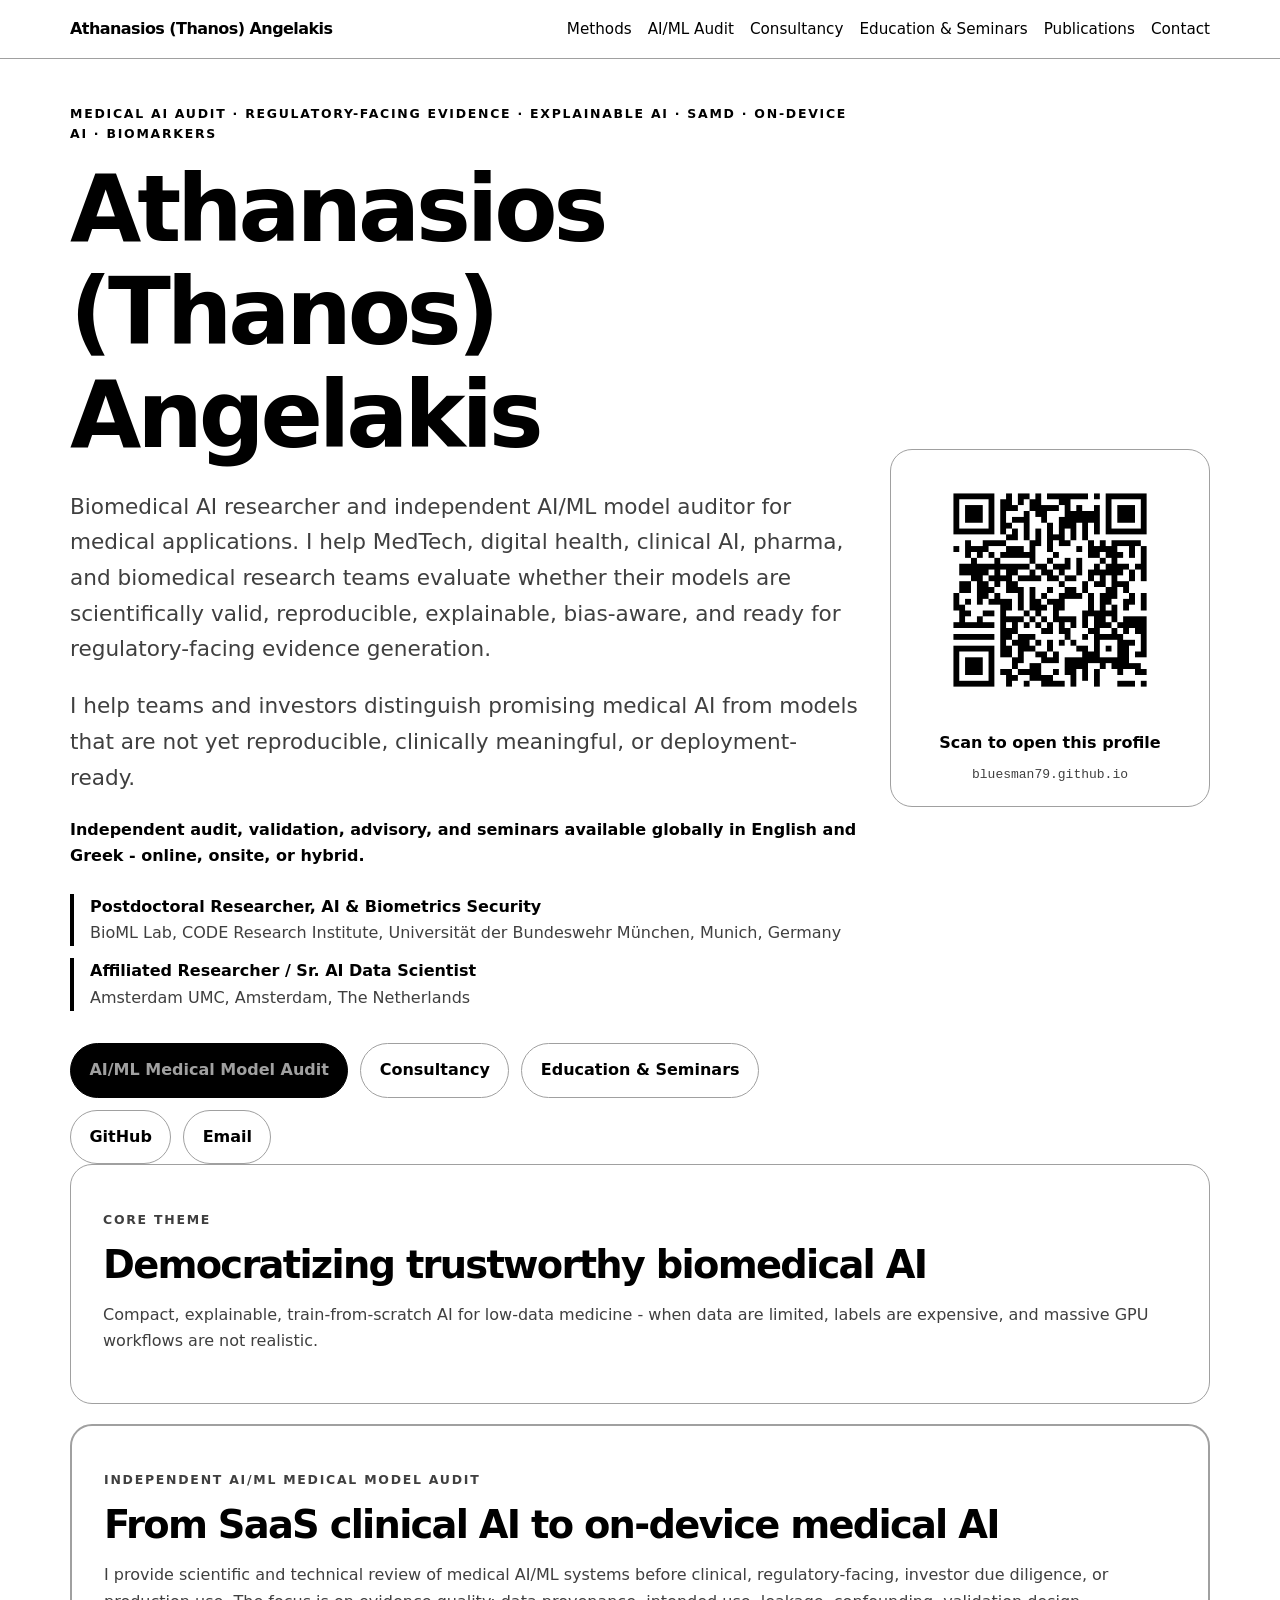
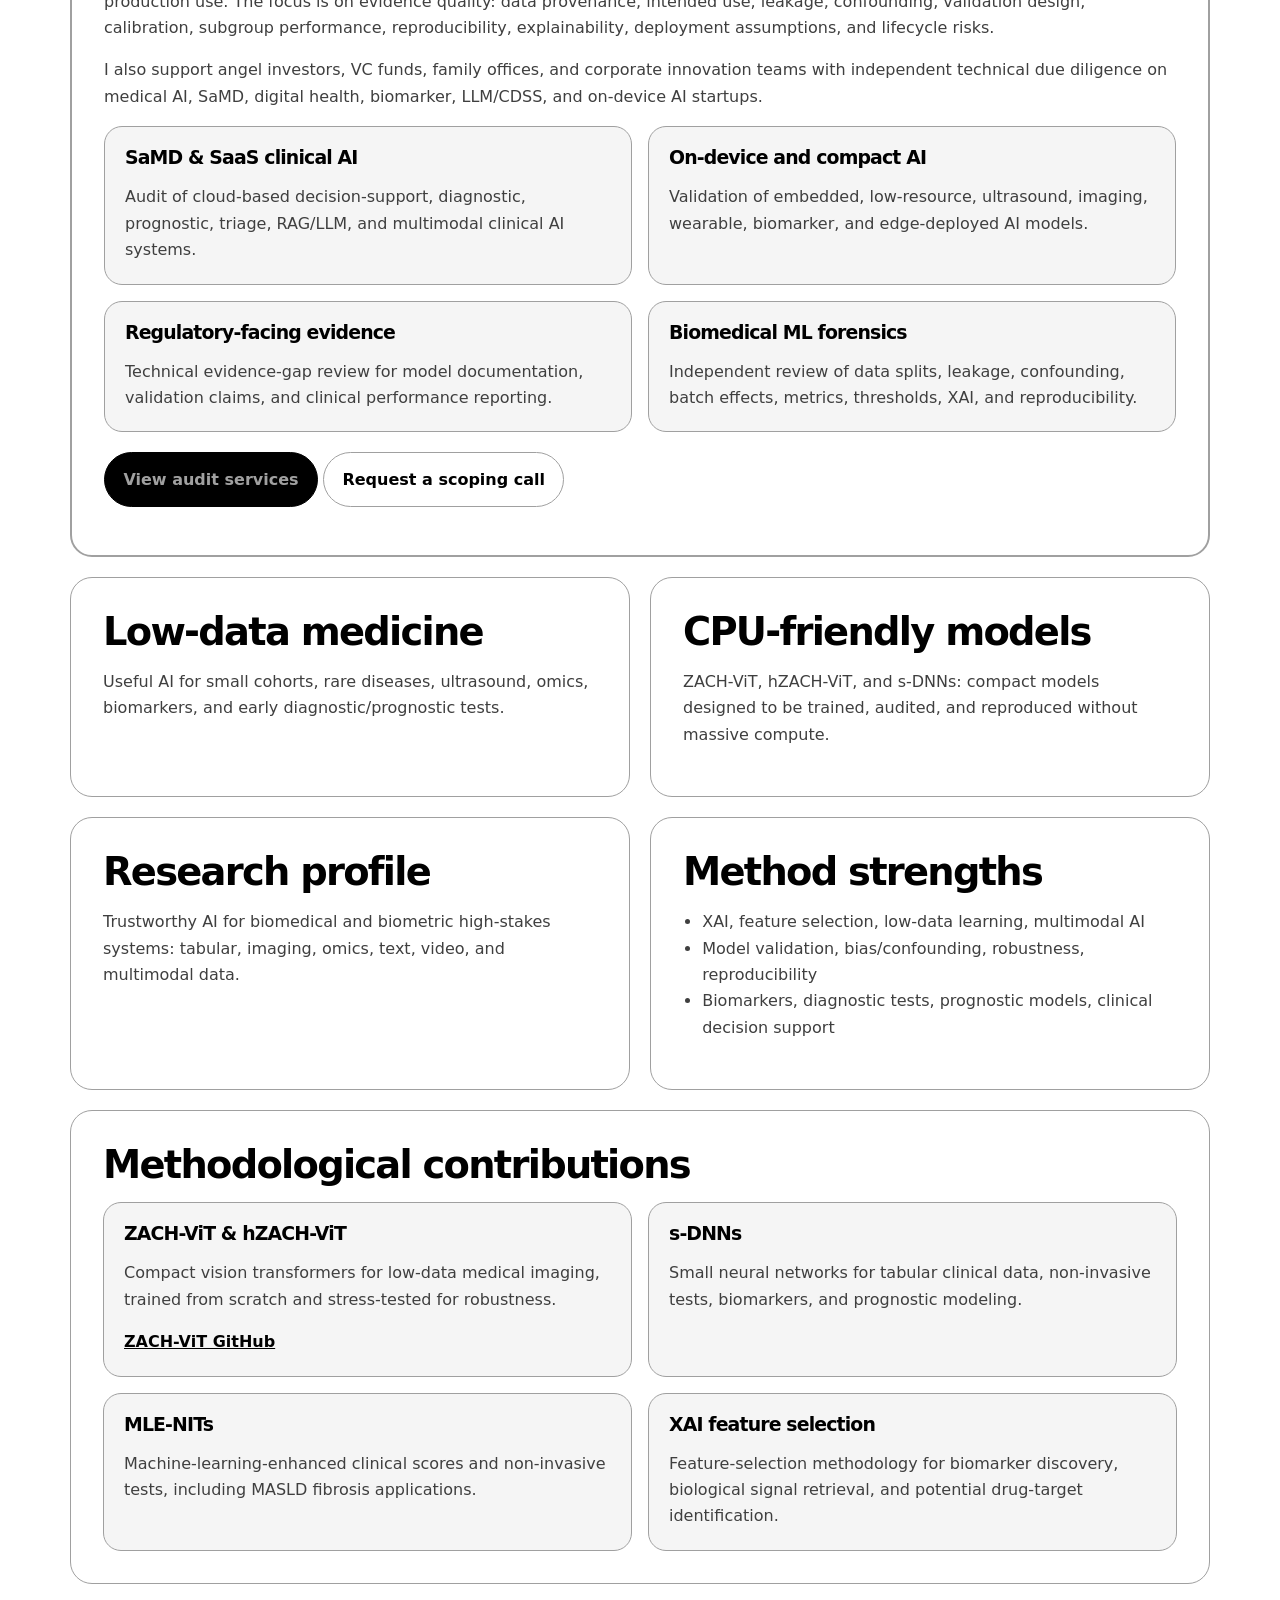
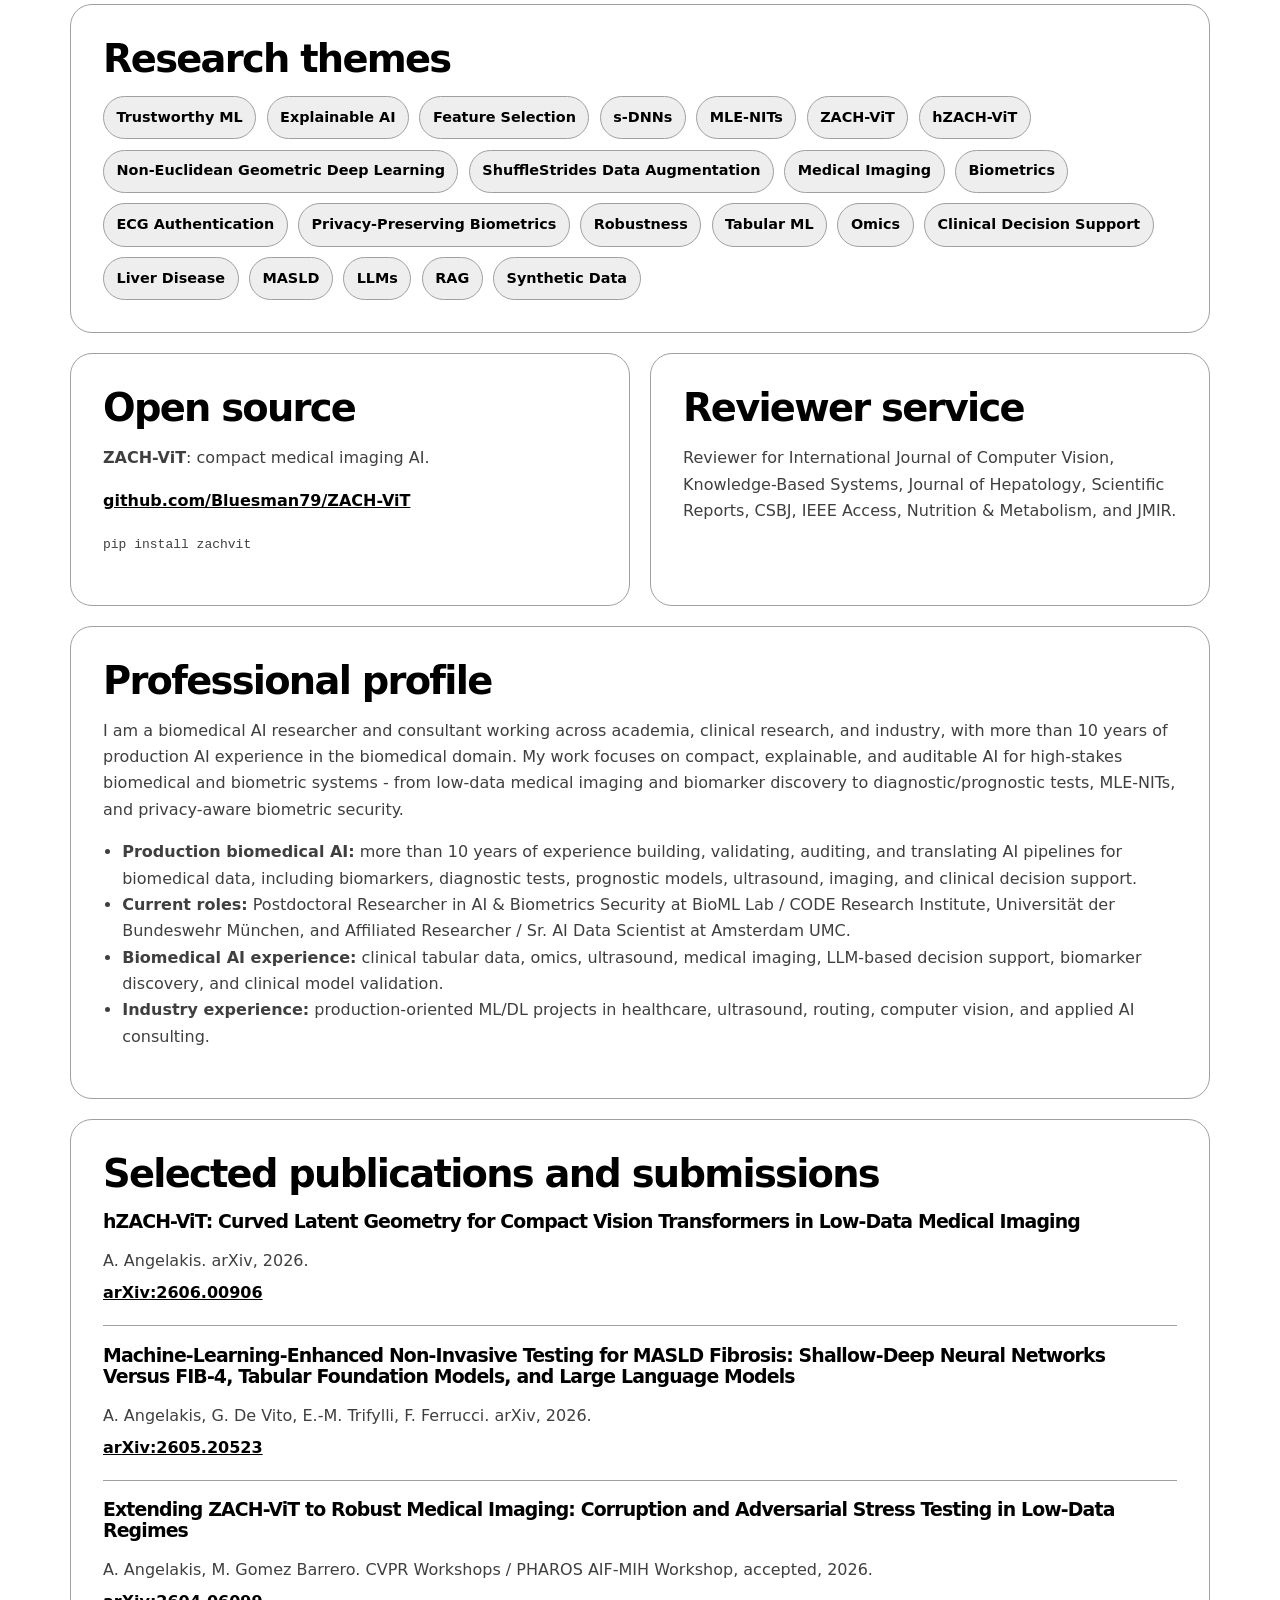
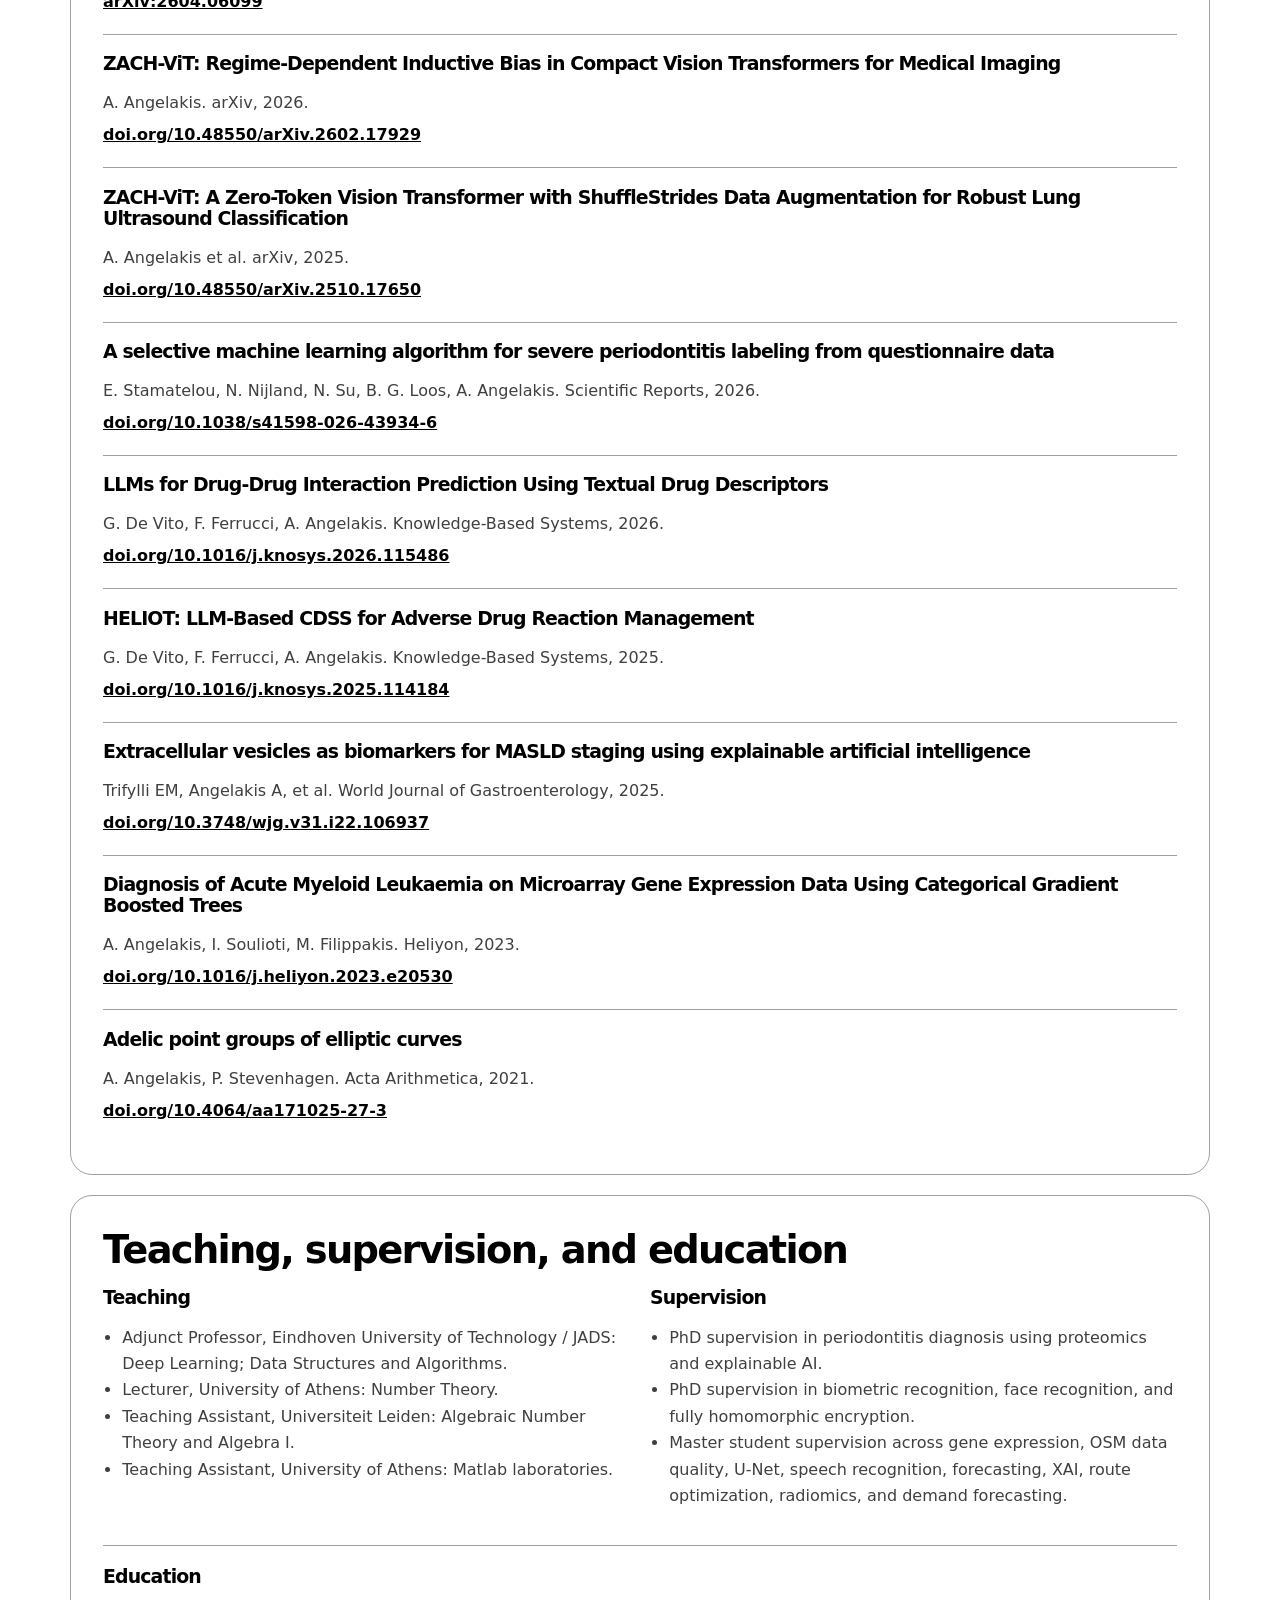
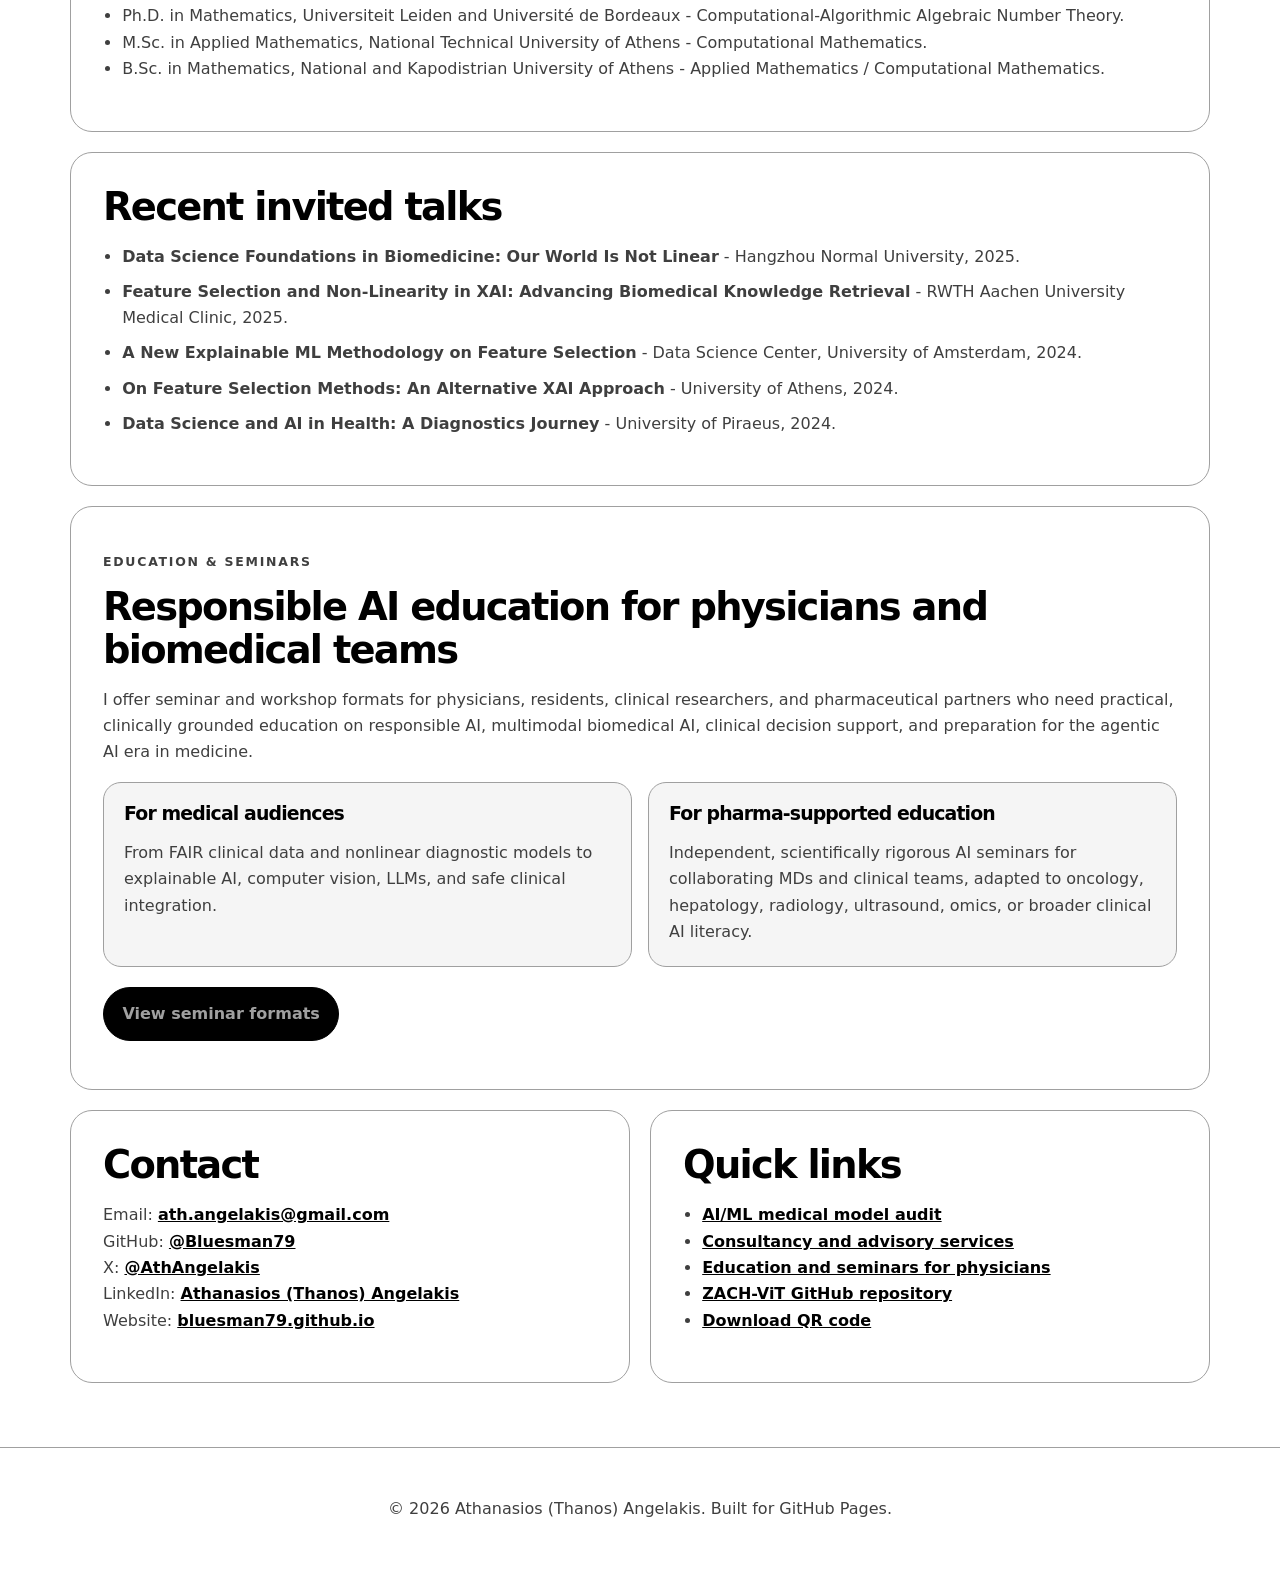
<file: index.html>
<!DOCTYPE html>

<html lang="en">
<head>
<meta charset="utf-8"/>
<meta content="width=device-width, initial-scale=1" name="viewport"/>
<meta content="Athanasios (Thanos) Angelakis" name="author"/>
<meta content="#000000" name="theme-color"/>
<link href="assets/style.css" rel="stylesheet"/>
<title>Athanasios (Thanos) Angelakis | Medical AI Audit, XAI &amp; Biomedical ML</title>
<meta content="Athanasios (Thanos) Angelakis: biomedical AI researcher and independent AI/ML medical model auditor for SaMD, clinical AI, diagnostic/prognostic models, biomarker pipelines, LLM-based healthcare tools, and on-device medical AI." name="description"/>
<meta content="Athanasios (Thanos) Angelakis | Biomedical AI, XAI &amp; Biometrics" property="og:title"/>
<meta content="Trustworthy ML, explainable AI, biomedical AI, biometrics, ZACH-ViT/hZACH-ViT, s-DNNs, MLE-NITs, feature selection, and AI education for clinicians." property="og:description"/>
<meta content="website" property="og:type"/>
<meta content="https://bluesman79.github.io" property="og:url"/>

<script async="" src="https://plausible.io/js/pa-X5d4AI5vOX1eDQTtaySWo.js"></script>
<script>
 window.plausible=window.plausible||function(){(plausible.q=plausible.q||[]).push(arguments)},plausible.init=plausible.init||function(i){plausible.o=i||{}};
 plausible.init()
 </script>
</head>
<body>
<header class="site-header">
<nav class="nav">
<a class="brand" href="index.html">Athanasios (Thanos) Angelakis</a>
<div class="nav-links">
<a href="index.html#methods">Methods</a>
<a href="medical-ai-model-audit.html">AI/ML Audit</a>
<a href="consultancy.html">Consultancy</a>
<a href="seminars.html">Education &amp; Seminars</a>
<a href="index.html#publications">Publications</a>
<a href="index.html#contact">Contact</a>
</div>
</nav>
</header>
<main id="top">
<section class="hero">
<div class="hero-text">
<p class="eyebrow">Medical AI Audit · Regulatory-Facing Evidence · Explainable AI · SaMD · On-Device AI · Biomarkers</p>
<h1>Athanasios (Thanos) Angelakis</h1>
<p class="subtitle">Biomedical AI researcher and independent AI/ML model auditor for medical applications. I help MedTech, digital health, clinical AI, pharma, and biomedical research teams evaluate whether their models are scientifically valid, reproducible, explainable, bias-aware, and ready for regulatory-facing evidence generation.</p>
<p class="subtitle value-prop">I help teams and investors distinguish promising medical AI from models that are not yet reproducible, clinically meaningful, or deployment-ready.</p>
<p class="availability">Independent audit, validation, advisory, and seminars available globally in English and Greek - online, onsite, or hybrid.</p>
<div class="role-list">
<p><strong>Postdoctoral Researcher, AI &amp; Biometrics Security</strong><br/>BioML Lab, CODE Research Institute, Universität der Bundeswehr München, Munich, Germany</p>
<p><strong>Affiliated Researcher / Sr. AI Data Scientist</strong><br/>Amsterdam UMC, Amsterdam, The Netherlands</p>
</div>
<div class="hero-actions">
<a class="button primary" href="medical-ai-model-audit.html">AI/ML Medical Model Audit</a>
<a class="button secondary" href="consultancy.html">Consultancy</a>
<a class="button secondary" href="seminars.html">Education &amp; Seminars</a>
<a class="button secondary" href="https://github.com/Bluesman79" rel="noopener" target="_blank">GitHub</a>
<a class="button secondary" href="mailto:ath.angelakis@gmail.com">Email</a>
</div>
</div>
<aside aria-label="QR code for this website" class="qr-card">
<img alt="QR code linking to https://bluesman79.github.io" src="assets/qr-bluesman79-github-pages.png"/>
<p>Scan to open this profile</p>
<code>bluesman79.github.io</code>
</aside>
</section>
<section class="notice">
<div>
<p class="label">Core theme</p>
<h2>Democratizing trustworthy biomedical AI</h2>
<p>Compact, explainable, train-from-scratch AI for low-data medicine - when data are limited, labels are expensive, and massive GPU workflows are not realistic.</p>
</div>
</section>
<section class="card emphasis-card" id="audit-preview">
<p class="label">Independent AI/ML medical model audit</p>
<h2>From SaaS clinical AI to on-device medical AI</h2>
<p>I provide scientific and technical review of medical AI/ML systems before clinical, regulatory-facing, investor due diligence, or production use. The focus is on evidence quality: data provenance, intended use, leakage, confounding, validation design, calibration, subgroup performance, reproducibility, explainability, deployment assumptions, and lifecycle risks.</p>
<p>I also support angel investors, VC funds, family offices, and corporate innovation teams with independent technical due diligence on medical AI, SaMD, digital health, biomarker, LLM/CDSS, and on-device AI startups.</p>
<div class="method-grid">
<article><h3>SaMD &amp; SaaS clinical AI</h3><p>Audit of cloud-based decision-support, diagnostic, prognostic, triage, RAG/LLM, and multimodal clinical AI systems.</p></article>
<article><h3>On-device and compact AI</h3><p>Validation of embedded, low-resource, ultrasound, imaging, wearable, biomarker, and edge-deployed AI models.</p></article>
<article><h3>Regulatory-facing evidence</h3><p>Technical evidence-gap review for model documentation, validation claims, and clinical performance reporting.</p></article>
<article><h3>Biomedical ML forensics</h3><p>Independent review of data splits, leakage, confounding, batch effects, metrics, thresholds, XAI, and reproducibility.</p></article>
</div>
<p class="inline-cta"><a class="button primary" href="medical-ai-model-audit.html">View audit services</a> <a class="button secondary" href="mailto:ath.angelakis@gmail.com?subject=AI/ML%20Medical%20Model%20Audit%20Inquiry">Request a scoping call</a></p>
</section>
<section class="grid two">
<article class="card">
<h2>Low-data medicine</h2>
<p>Useful AI for small cohorts, rare diseases, ultrasound, omics, biomarkers, and early diagnostic/prognostic tests.</p>
</article>
<article class="card">
<h2>CPU-friendly models</h2>
<p>ZACH-ViT, hZACH-ViT, and s-DNNs: compact models designed to be trained, audited, and reproduced without massive compute.</p>
</article>
</section>
<section class="grid two">
<article class="card">
<h2>Research profile</h2>
<p>Trustworthy AI for biomedical and biometric high-stakes systems: tabular, imaging, omics, text, video, and multimodal data.</p>
</article>
<article class="card">
<h2>Method strengths</h2>
<ul>
<li>XAI, feature selection, low-data learning, multimodal AI</li>
<li>Model validation, bias/confounding, robustness, reproducibility</li>
<li>Biomarkers, diagnostic tests, prognostic models, clinical decision support</li>
</ul>
</article>
</section>
<section class="card" id="methods">
<h2>Methodological contributions</h2>
<div class="method-grid">
<article>
<h3>ZACH-ViT &amp; hZACH-ViT</h3>
<p>Compact vision transformers for low-data medical imaging, trained from scratch and stress-tested for robustness.</p>
<p><a href="https://github.com/Bluesman79/ZACH-ViT" rel="noopener" target="_blank">ZACH-ViT GitHub</a></p>
</article>
<article>
<h3>s-DNNs</h3>
<p>Small neural networks for tabular clinical data, non-invasive tests, biomarkers, and prognostic modeling.</p>
</article>
<article>
<h3>MLE-NITs</h3>
<p>Machine-learning-enhanced clinical scores and non-invasive tests, including MASLD fibrosis applications.</p>
</article>
<article>
<h3>XAI feature selection</h3>
<p>Feature-selection methodology for biomarker discovery, biological signal retrieval, and potential drug-target identification.</p>
</article>
</div>
</section>
<section class="card" id="research">
<h2>Research themes</h2>
<div class="pill-row">
<span>Trustworthy ML</span>
<span>Explainable AI</span>
<span>Feature Selection</span>
<span>s-DNNs</span>
<span>MLE-NITs</span>
<span>ZACH-ViT</span>
<span>hZACH-ViT</span>
<span>Non-Euclidean Geometric Deep Learning</span>
<span>ShuffleStrides Data Augmentation</span>
<span>Medical Imaging</span>
<span>Biometrics</span>
<span>ECG Authentication</span>
<span>Privacy-Preserving Biometrics</span>
<span>Robustness</span>
<span>Tabular ML</span>
<span>Omics</span>
<span>Clinical Decision Support</span>
<span>Liver Disease</span>
<span>MASLD</span>
<span>LLMs</span>
<span>RAG</span>
<span>Synthetic Data</span>
</div>
</section>
<section class="grid two">
<article class="card">
<h2>Open source</h2>
<p><strong>ZACH-ViT</strong>: compact medical imaging AI.</p>
<p><a href="https://github.com/Bluesman79/ZACH-ViT" rel="noopener" target="_blank">github.com/Bluesman79/ZACH-ViT</a></p>
<p><code>pip install zachvit</code></p>
</article>
<article class="card">
<h2>Reviewer service</h2>
<p>Reviewer for International Journal of Computer Vision, Knowledge-Based Systems, Journal of Hepatology, Scientific Reports, CSBJ, IEEE Access, Nutrition &amp; Metabolism, and JMIR.</p>
</article>
</section>
<section class="card" id="experience">
<h2>Professional profile</h2>
<p>I am a biomedical AI researcher and consultant working across academia, clinical research, and industry, with more than 10 years of production AI experience in the biomedical domain. My work focuses on compact, explainable, and auditable AI for high-stakes biomedical and biometric systems - from low-data medical imaging and biomarker discovery to diagnostic/prognostic tests, MLE-NITs, and privacy-aware biometric security.</p>
<ul>
<li><strong>Production biomedical AI:</strong> more than 10 years of experience building, validating, auditing, and translating AI pipelines for biomedical data, including biomarkers, diagnostic tests, prognostic models, ultrasound, imaging, and clinical decision support.</li>
<li><strong>Current roles:</strong> Postdoctoral Researcher in AI &amp; Biometrics Security at BioML Lab / CODE Research Institute, Universität der Bundeswehr München, and Affiliated Researcher / Sr. AI Data Scientist at Amsterdam UMC.</li>
<li><strong>Biomedical AI experience:</strong> clinical tabular data, omics, ultrasound, medical imaging, LLM-based decision support, biomarker discovery, and clinical model validation.</li>
<li><strong>Industry experience:</strong> production-oriented ML/DL projects in healthcare, ultrasound, routing, computer vision, and applied AI consulting.</li>
</ul>
</section>
<section class="card" id="publications">
<h2>Selected publications and submissions</h2>
<div class="publication">
<h3>hZACH-ViT: Curved Latent Geometry for Compact Vision Transformers in Low-Data Medical Imaging</h3>
<p>A. Angelakis. arXiv, 2026.</p>
<a href="https://arxiv.org/abs/2606.00906" rel="noopener" target="_blank">arXiv:2606.00906</a>
</div>
<div class="publication">
<h3>Machine-Learning-Enhanced Non-Invasive Testing for MASLD Fibrosis: Shallow-Deep Neural Networks Versus FIB-4, Tabular Foundation Models, and Large Language Models</h3>
<p>A. Angelakis, G. De Vito, E.-M. Trifylli, F. Ferrucci. arXiv, 2026.</p>
<a href="https://arxiv.org/abs/2605.20523" rel="noopener" target="_blank">arXiv:2605.20523</a>
</div>
<div class="publication">
<h3>Extending ZACH-ViT to Robust Medical Imaging: Corruption and Adversarial Stress Testing in Low-Data Regimes</h3>
<p>A. Angelakis, M. Gomez Barrero. CVPR Workshops / PHAROS AIF-MIH Workshop, accepted, 2026.</p>
<a href="https://arxiv.org/abs/2604.06099" rel="noopener" target="_blank">arXiv:2604.06099</a>
</div>
<div class="publication">
<h3>ZACH-ViT: Regime-Dependent Inductive Bias in Compact Vision Transformers for Medical Imaging</h3>
<p>A. Angelakis. arXiv, 2026.</p>
<a href="https://doi.org/10.48550/arXiv.2602.17929" rel="noopener" target="_blank">doi.org/10.48550/arXiv.2602.17929</a>
</div>
<div class="publication">
<h3>ZACH-ViT: A Zero-Token Vision Transformer with ShuffleStrides Data Augmentation for Robust Lung Ultrasound Classification</h3>
<p>A. Angelakis et al. arXiv, 2025.</p>
<a href="https://doi.org/10.48550/arXiv.2510.17650" rel="noopener" target="_blank">doi.org/10.48550/arXiv.2510.17650</a>
</div>
<div class="publication">
<h3>A selective machine learning algorithm for severe periodontitis labeling from questionnaire data</h3>
<p>E. Stamatelou, N. Nijland, N. Su, B. G. Loos, A. Angelakis. Scientific Reports, 2026.</p>
<a href="https://doi.org/10.1038/s41598-026-43934-6" rel="noopener" target="_blank">doi.org/10.1038/s41598-026-43934-6</a>
</div>
<div class="publication">
<h3>LLMs for Drug-Drug Interaction Prediction Using Textual Drug Descriptors</h3>
<p>G. De Vito, F. Ferrucci, A. Angelakis. Knowledge-Based Systems, 2026.</p>
<a href="https://doi.org/10.1016/j.knosys.2026.115486" rel="noopener" target="_blank">doi.org/10.1016/j.knosys.2026.115486</a>
</div>
<div class="publication">
<h3>HELIOT: LLM-Based CDSS for Adverse Drug Reaction Management</h3>
<p>G. De Vito, F. Ferrucci, A. Angelakis. Knowledge-Based Systems, 2025.</p>
<a href="https://doi.org/10.1016/j.knosys.2025.114184" rel="noopener" target="_blank">doi.org/10.1016/j.knosys.2025.114184</a>
</div>
<div class="publication">
<h3>Extracellular vesicles as biomarkers for MASLD staging using explainable artificial intelligence</h3>
<p>Trifylli EM, Angelakis A, et al. World Journal of Gastroenterology, 2025.</p>
<a href="https://doi.org/10.3748/wjg.v31.i22.106937" rel="noopener" target="_blank">doi.org/10.3748/wjg.v31.i22.106937</a>
</div>
<div class="publication">
<h3>Diagnosis of Acute Myeloid Leukaemia on Microarray Gene Expression Data Using Categorical Gradient Boosted Trees</h3>
<p>A. Angelakis, I. Soulioti, M. Filippakis. Heliyon, 2023.</p>
<a href="https://doi.org/10.1016/j.heliyon.2023.e20530" rel="noopener" target="_blank">doi.org/10.1016/j.heliyon.2023.e20530</a>
</div>
<div class="publication">
<h3>Adelic point groups of elliptic curves</h3>
<p>A. Angelakis, P. Stevenhagen. Acta Arithmetica, 2021.</p>
<a href="https://doi.org/10.4064/aa171025-27-3" rel="noopener" target="_blank">doi.org/10.4064/aa171025-27-3</a>
</div>
</section>
<section class="card" id="teaching">
<h2>Teaching, supervision, and education</h2>
<div class="grid two inner-grid">
<article>
<h3>Teaching</h3>
<ul>
<li>Adjunct Professor, Eindhoven University of Technology / JADS: Deep Learning; Data Structures and Algorithms.</li>
<li>Lecturer, University of Athens: Number Theory.</li>
<li>Teaching Assistant, Universiteit Leiden: Algebraic Number Theory and Algebra I.</li>
<li>Teaching Assistant, University of Athens: Matlab laboratories.</li>
</ul>
</article>
<article>
<h3>Supervision</h3>
<ul>
<li>PhD supervision in periodontitis diagnosis using proteomics and explainable AI.</li>
<li>PhD supervision in biometric recognition, face recognition, and fully homomorphic encryption.</li>
<li>Master student supervision across gene expression, OSM data quality, U-Net, speech recognition, forecasting, XAI, route optimization, radiomics, and demand forecasting.</li>
</ul>
</article>
</div>
<div class="education">
<h3>Education</h3>
<ul>
<li>Ph.D. in Mathematics, Universiteit Leiden and Université de Bordeaux - Computational-Algorithmic Algebraic Number Theory.</li>
<li>M.Sc. in Applied Mathematics, National Technical University of Athens - Computational Mathematics.</li>
<li>B.Sc. in Mathematics, National and Kapodistrian University of Athens - Applied Mathematics / Computational Mathematics.</li>
</ul>
</div>
</section>
<section class="card">
<h2>Recent invited talks</h2>
<ul class="talks">
<li><strong>Data Science Foundations in Biomedicine: Our World Is Not Linear</strong> - Hangzhou Normal University, 2025.</li>
<li><strong>Feature Selection and Non-Linearity in XAI: Advancing Biomedical Knowledge Retrieval</strong> - RWTH Aachen University Medical Clinic, 2025.</li>
<li><strong>A New Explainable ML Methodology on Feature Selection</strong> - Data Science Center, University of Amsterdam, 2024.</li>
<li><strong>On Feature Selection Methods: An Alternative XAI Approach</strong> - University of Athens, 2024.</li>
<li><strong>Data Science and AI in Health: A Diagnostics Journey</strong> - University of Piraeus, 2024.</li>
</ul>
</section>
<section class="card" id="seminars-preview">
<p class="label">Education &amp; Seminars</p>
<h2>Responsible AI education for physicians and biomedical teams</h2>
<p>
 I offer seminar and workshop formats for physicians, residents, clinical researchers, and pharmaceutical
 partners who need practical, clinically grounded education on responsible AI, multimodal biomedical AI,
 clinical decision support, and preparation for the agentic AI era in medicine.
 </p>
<div class="method-grid">
<article>
<h3>For medical audiences</h3>
<p>From FAIR clinical data and nonlinear diagnostic models to explainable AI, computer vision, LLMs, and safe clinical integration.</p>
</article>
<article>
<h3>For pharma-supported education</h3>
<p>Independent, scientifically rigorous AI seminars for collaborating MDs and clinical teams, adapted to oncology, hepatology, radiology, ultrasound, omics, or broader clinical AI literacy.</p>
</article>
</div>
<p class="inline-cta"><a class="button primary" href="seminars.html">View seminar formats</a></p>
</section>
<section class="grid two" id="contact">
<article class="card">
<h2>Contact</h2>
<p>
 Email: <a href="mailto:ath.angelakis@gmail.com">ath.angelakis@gmail.com</a><br/>
 GitHub: <a href="https://github.com/Bluesman79" rel="noopener" target="_blank">@Bluesman79</a><br/>
 X: <a href="https://x.com/AthAngelakis" rel="noopener" target="_blank">@AthAngelakis</a><br/>
 LinkedIn: <a href="https://www.linkedin.com/in/athanasios-angelakis-116723103/" rel="noopener" target="_blank">Athanasios (Thanos) Angelakis</a><br/>
 Website: <a href="https://bluesman79.github.io">bluesman79.github.io</a>
</p>
</article>
<article class="card">
<h2>Quick links</h2>
<ul>
<li><a href="medical-ai-model-audit.html">AI/ML medical model audit</a></li>
<li><a href="consultancy.html">Consultancy and advisory services</a></li>
<li><a href="seminars.html">Education and seminars for physicians</a></li>
<li><a href="https://github.com/Bluesman79/ZACH-ViT" rel="noopener" target="_blank">ZACH-ViT GitHub repository</a></li>
<li><a download="" href="assets/qr-bluesman79-github-pages.png">Download QR code</a></li>
</ul>
</article>
</section>
</main>
<footer class="footer">
<p>© <span id="year"></span> Athanasios (Thanos) Angelakis. Built for GitHub Pages.</p>
</footer>
<script>
 document.getElementById("year").textContent = new Date().getFullYear();
 </script>
</body>
</html>
</file>
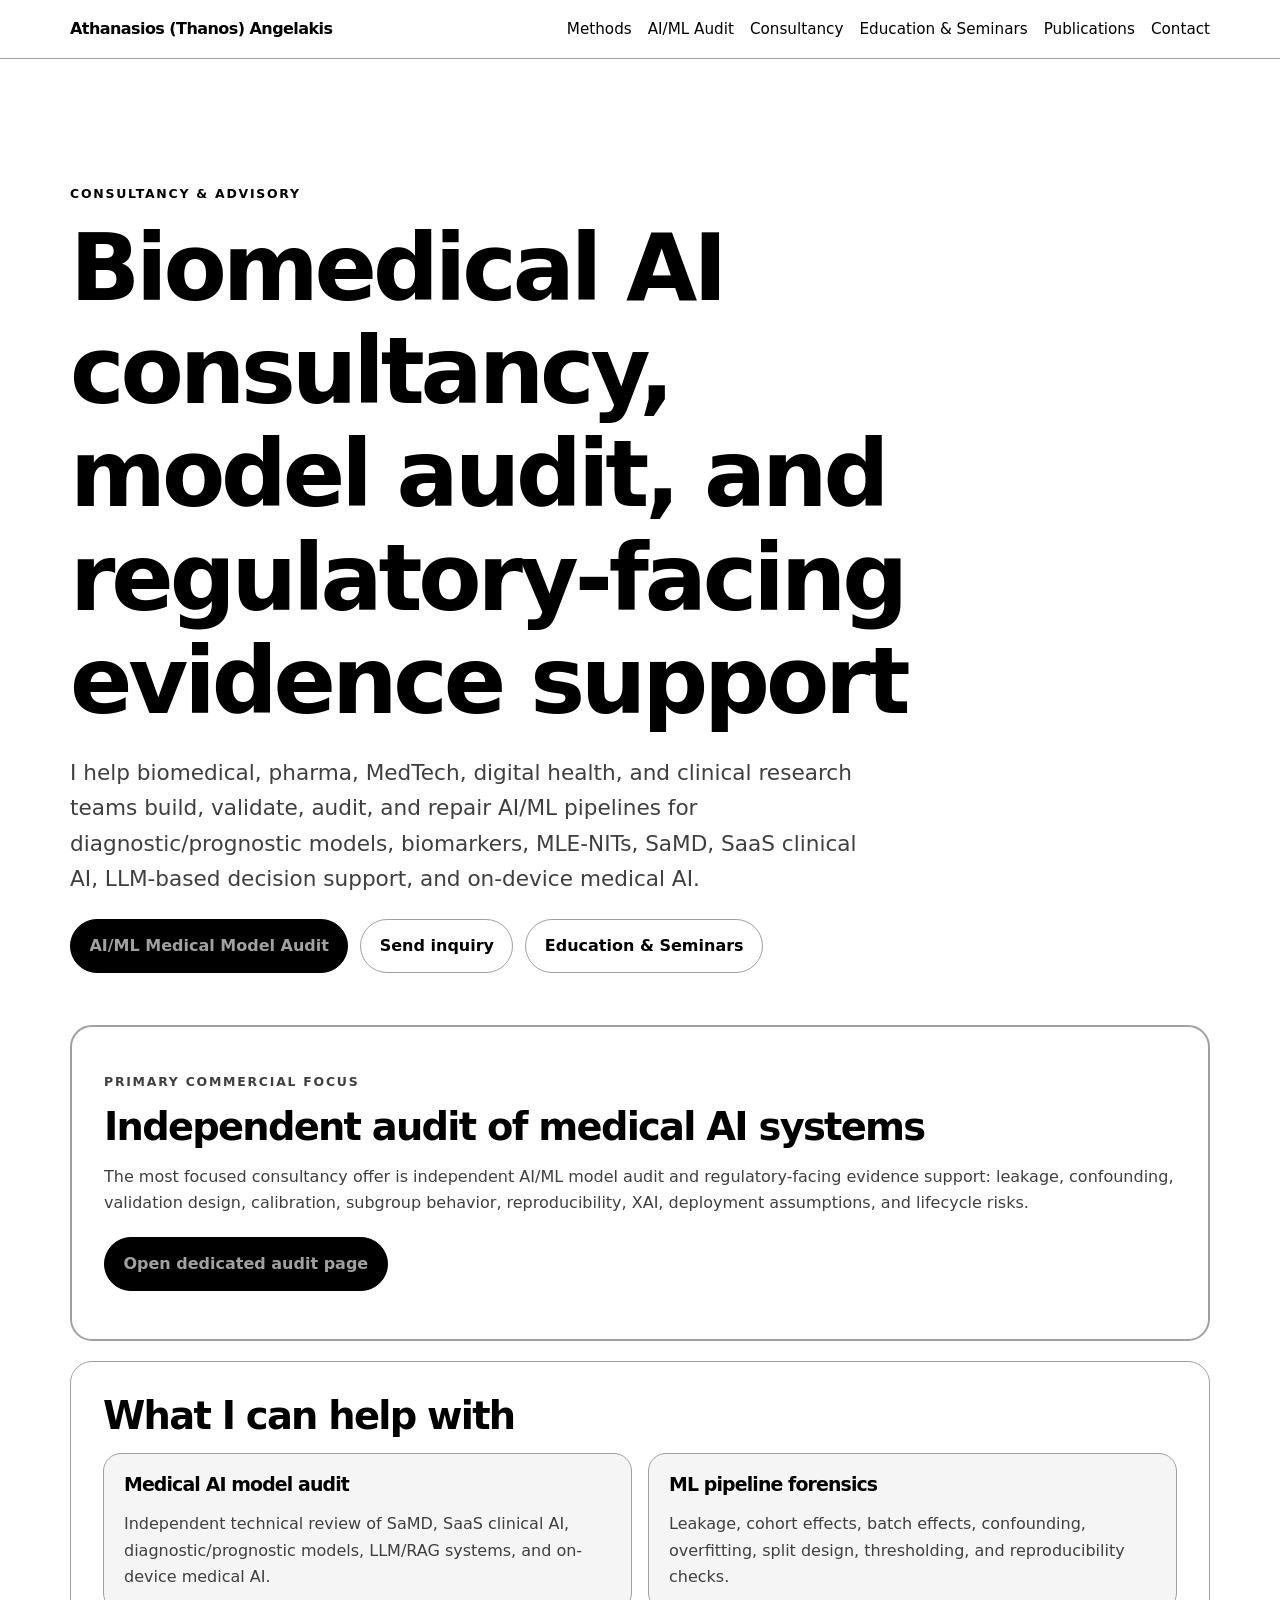
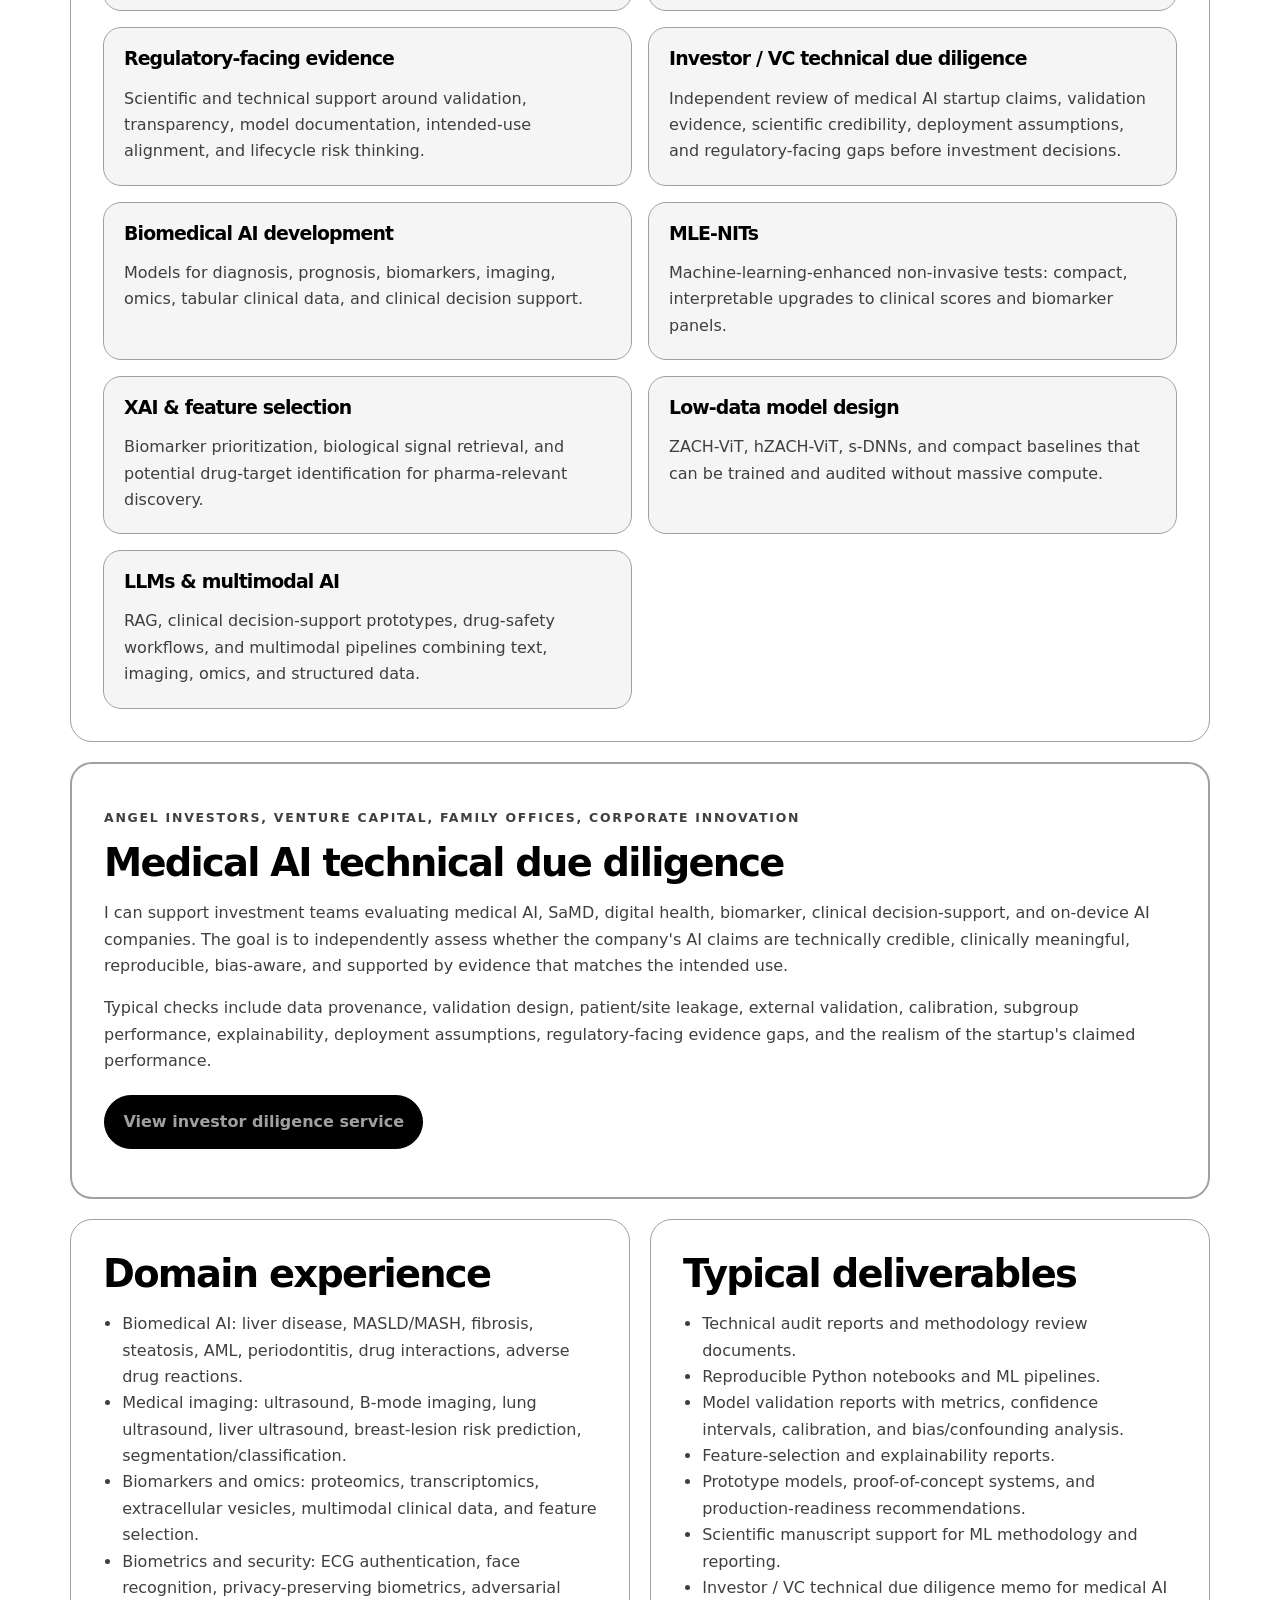
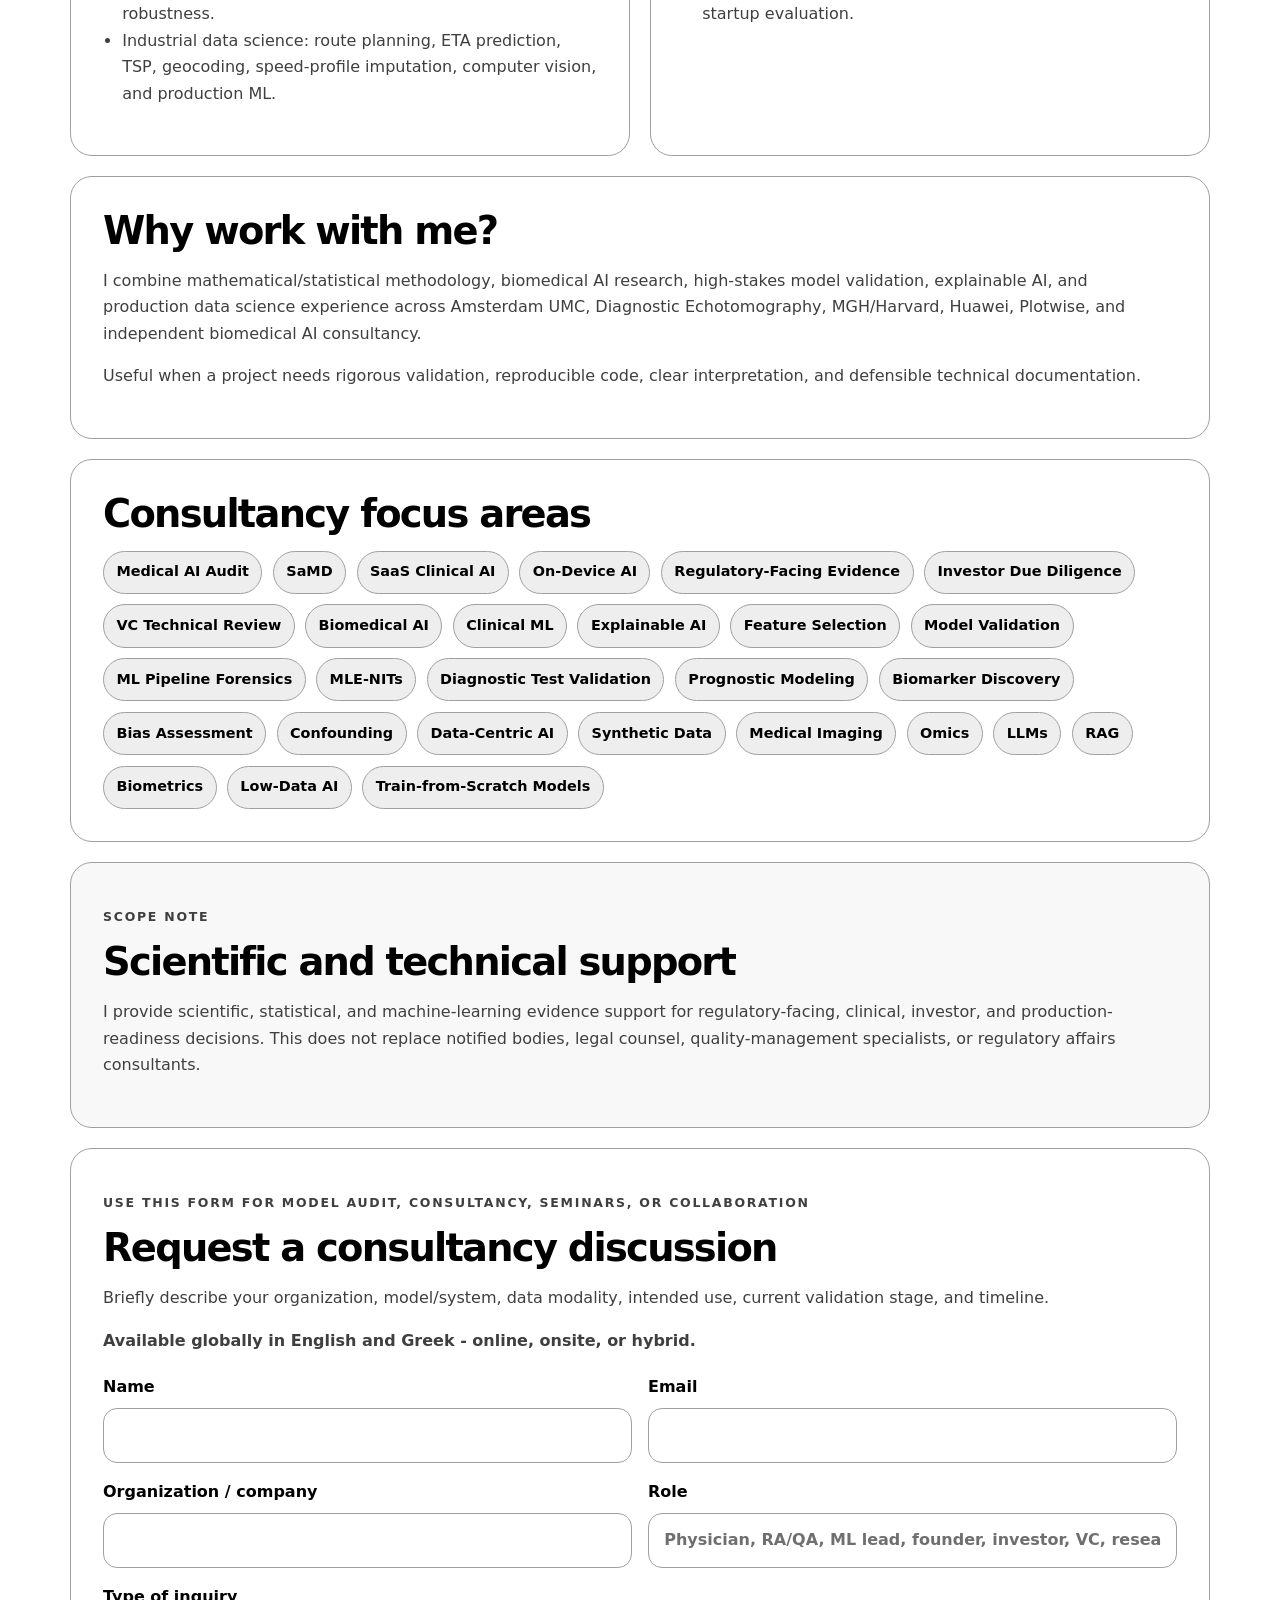
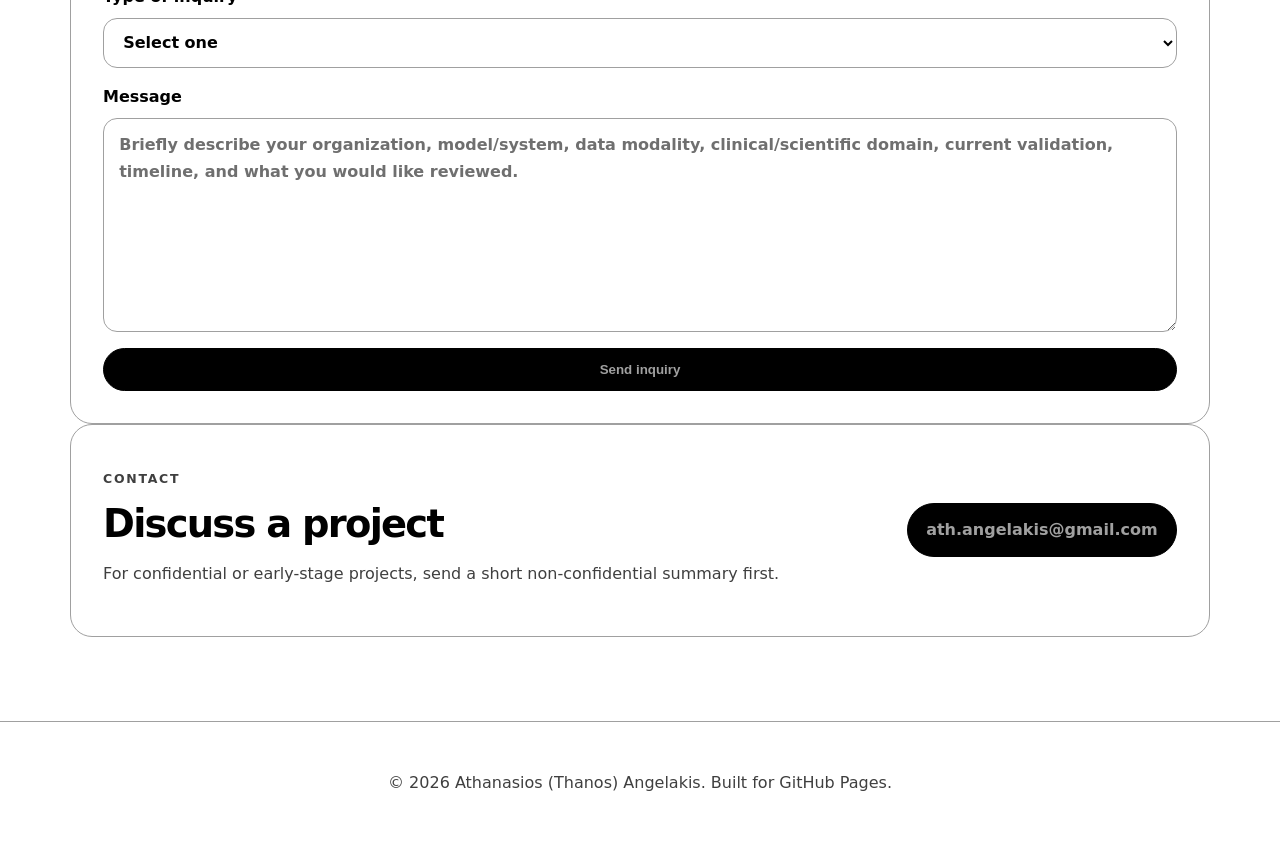
<file: consultancy.html>
<!DOCTYPE html>
<html lang="en">
<head>
<meta charset="utf-8"/>
<meta content="width=device-width, initial-scale=1" name="viewport"/>
<meta content="Athanasios (Thanos) Angelakis" name="author"/>
<meta content="#000000" name="theme-color"/>
<link href="assets/style.css" rel="stylesheet"/>
<title>Consultancy | Athanasios (Thanos) Angelakis</title>
<meta content="Biomedical AI consultancy, ML pipeline auditing, regulatory-facing evidence support, biomarker discovery, diagnostic/prognostic model validation, XAI, SaMD, SaaS clinical AI, and on-device medical AI advisory." name="description"/>
<meta content="Consultancy | Athanasios (Thanos) Angelakis" property="og:title"/>
<meta content="Biomedical AI consultancy, ML pipeline forensics, diagnostic/prognostic model validation, biomarker discovery, and regulatory-facing evidence support." property="og:description"/>
<meta content="website" property="og:type"/>
<script async="" src="https://plausible.io/js/pa-X5d4AI5vOX1eDQTtaySWo.js"></script>
<script>
 window.plausible=window.plausible||function(){(plausible.q=plausible.q||[]).push(arguments)},plausible.init=plausible.init||function(i){plausible.o=i||{}};
 plausible.init()
 </script>
</head>
<body>
<header class="site-header">
<nav class="nav">
<a class="brand" href="index.html">Athanasios (Thanos) Angelakis</a>
<div class="nav-links">
<a href="index.html#methods">Methods</a>
<a href="medical-ai-model-audit.html">AI/ML Audit</a>
<a href="consultancy.html">Consultancy</a>
<a href="seminars.html">Education &amp; Seminars</a>
<a href="index.html#publications">Publications</a>
<a href="index.html#contact">Contact</a>
</div>
</nav>
</header>
<main>
<section class="page-hero">
<p class="eyebrow">Consultancy &amp; Advisory</p>
<h1>Biomedical AI consultancy, model audit, and regulatory-facing evidence support</h1>
<p class="subtitle">I help biomedical, pharma, MedTech, digital health, and clinical research teams build, validate, audit, and repair AI/ML pipelines for diagnostic/prognostic models, biomarkers, MLE-NITs, SaMD, SaaS clinical AI, LLM-based decision support, and on-device medical AI.</p>
<div class="hero-actions">
<a class="button primary" href="medical-ai-model-audit.html">AI/ML Medical Model Audit</a>
<a class="button secondary" href="#consultancy-request">Send inquiry</a>
<a class="button secondary" href="seminars.html">Education &amp; Seminars</a>
</div>
</section>

<section class="card emphasis-card">
<p class="label">Primary commercial focus</p>
<h2>Independent audit of medical AI systems</h2>
<p>The most focused consultancy offer is independent AI/ML model audit and regulatory-facing evidence support: leakage, confounding, validation design, calibration, subgroup behavior, reproducibility, XAI, deployment assumptions, and lifecycle risks.</p>
<p class="inline-cta"><a class="button primary" href="medical-ai-model-audit.html">Open dedicated audit page</a></p>
</section>

<section class="card">
<h2>What I can help with</h2>
<div class="method-grid">
<article><h3>Medical AI model audit</h3><p>Independent technical review of SaMD, SaaS clinical AI, diagnostic/prognostic models, LLM/RAG systems, and on-device medical AI.</p></article>
<article><h3>ML pipeline forensics</h3><p>Leakage, cohort effects, batch effects, confounding, overfitting, split design, thresholding, and reproducibility checks.</p></article>
<article><h3>Regulatory-facing evidence</h3><p>Scientific and technical support around validation, transparency, model documentation, intended-use alignment, and lifecycle risk thinking.</p></article>
<article><h3>Investor / VC technical due diligence</h3><p>Independent review of medical AI startup claims, validation evidence, scientific credibility, deployment assumptions, and regulatory-facing gaps before investment decisions.</p></article>
<article><h3>Biomedical AI development</h3><p>Models for diagnosis, prognosis, biomarkers, imaging, omics, tabular clinical data, and clinical decision support.</p></article>
<article><h3>MLE-NITs</h3><p>Machine-learning-enhanced non-invasive tests: compact, interpretable upgrades to clinical scores and biomarker panels.</p></article>
<article><h3>XAI &amp; feature selection</h3><p>Biomarker prioritization, biological signal retrieval, and potential drug-target identification for pharma-relevant discovery.</p></article>
<article><h3>Low-data model design</h3><p>ZACH-ViT, hZACH-ViT, s-DNNs, and compact baselines that can be trained and audited without massive compute.</p></article>
<article><h3>LLMs &amp; multimodal AI</h3><p>RAG, clinical decision-support prototypes, drug-safety workflows, and multimodal pipelines combining text, imaging, omics, and structured data.</p></article>
</div>
</section>

<section class="card emphasis-card" id="investor-due-diligence">
<p class="label">Angel investors, venture capital, family offices, corporate innovation</p>
<h2>Medical AI technical due diligence</h2>
<p>I can support investment teams evaluating medical AI, SaMD, digital health, biomarker, clinical decision-support, and on-device AI companies. The goal is to independently assess whether the company's AI claims are technically credible, clinically meaningful, reproducible, bias-aware, and supported by evidence that matches the intended use.</p>
<p>Typical checks include data provenance, validation design, patient/site leakage, external validation, calibration, subgroup performance, explainability, deployment assumptions, regulatory-facing evidence gaps, and the realism of the startup's claimed performance.</p>
<p class="inline-cta"><a class="button primary" href="medical-ai-model-audit.html#investor-due-diligence">View investor diligence service</a></p>
</section>

<section class="grid two">
<article class="card">
<h2>Domain experience</h2>
<ul>
<li>Biomedical AI: liver disease, MASLD/MASH, fibrosis, steatosis, AML, periodontitis, drug interactions, adverse drug reactions.</li>
<li>Medical imaging: ultrasound, B-mode imaging, lung ultrasound, liver ultrasound, breast-lesion risk prediction, segmentation/classification.</li>
<li>Biomarkers and omics: proteomics, transcriptomics, extracellular vesicles, multimodal clinical data, and feature selection.</li>
<li>Biometrics and security: ECG authentication, face recognition, privacy-preserving biometrics, adversarial robustness.</li>
<li>Industrial data science: route planning, ETA prediction, TSP, geocoding, speed-profile imputation, computer vision, and production ML.</li>
</ul>
</article>
<article class="card">
<h2>Typical deliverables</h2>
<ul>
<li>Technical audit reports and methodology review documents.</li>
<li>Reproducible Python notebooks and ML pipelines.</li>
<li>Model validation reports with metrics, confidence intervals, calibration, and bias/confounding analysis.</li>
<li>Feature-selection and explainability reports.</li>
<li>Prototype models, proof-of-concept systems, and production-readiness recommendations.</li>
<li>Scientific manuscript support for ML methodology and reporting.</li>
<li>Investor / VC technical due diligence memo for medical AI startup evaluation.</li>
</ul>
</article>
</section>

<section class="card">
<h2>Why work with me?</h2>
<p>I combine mathematical/statistical methodology, biomedical AI research, high-stakes model validation, explainable AI, and production data science experience across Amsterdam UMC, Diagnostic Echotomography, MGH/Harvard, Huawei, Plotwise, and independent biomedical AI consultancy.</p>
<p>Useful when a project needs rigorous validation, reproducible code, clear interpretation, and defensible technical documentation.</p>
</section>

<section class="card">
<h2>Consultancy focus areas</h2>
<div class="pill-row">
<span>Medical AI Audit</span><span>SaMD</span><span>SaaS Clinical AI</span><span>On-Device AI</span><span>Regulatory-Facing Evidence</span><span>Investor Due Diligence</span><span>VC Technical Review</span><span>Biomedical AI</span><span>Clinical ML</span><span>Explainable AI</span><span>Feature Selection</span><span>Model Validation</span><span>ML Pipeline Forensics</span><span>MLE-NITs</span><span>Diagnostic Test Validation</span><span>Prognostic Modeling</span><span>Biomarker Discovery</span><span>Bias Assessment</span><span>Confounding</span><span>Data-Centric AI</span><span>Synthetic Data</span><span>Medical Imaging</span><span>Omics</span><span>LLMs</span><span>RAG</span><span>Biometrics</span><span>Low-Data AI</span><span>Train-from-Scratch Models</span>
</div>
</section>

<section class="card disclaimer-card">
<p class="label">Scope note</p>
<h2>Scientific and technical support</h2>
<p>I provide scientific, statistical, and machine-learning evidence support for regulatory-facing, clinical, investor, and production-readiness decisions. This does not replace notified bodies, legal counsel, quality-management specialists, or regulatory affairs consultants.</p>
</section>

<section class="card" id="consultancy-request">
<p class="label">Use this form for model audit, consultancy, seminars, or collaboration</p>
<h2>Request a consultancy discussion</h2>
<p>Briefly describe your organization, model/system, data modality, intended use, current validation stage, and timeline.</p>
<p class="availability">Available globally in English and Greek - online, onsite, or hybrid.</p>
<form action="https://formspree.io/f/mdajqyvg" class="contact-form" method="POST">
<div class="form-row">
<label>Name<input autocomplete="name" name="name" required="" type="text"/></label>
<label>Email<input autocomplete="email" name="email" required="" type="email"/></label>
</div>
<div class="form-row">
<label>Organization / company<input autocomplete="organization" name="organization" type="text"/></label>
<label>Role<input name="role" placeholder="Physician, RA/QA, ML lead, founder, investor, VC, researcher, etc." type="text"/></label>
</div>
<label>Type of inquiry
<select name="inquiry_type" required="">
<option value="">Select one</option>
<option value="AI/ML medical model audit">AI/ML medical model audit</option>
<option value="Regulatory-facing evidence support">Regulatory-facing evidence support</option>
<option value="Investor / VC technical due diligence">Investor / VC technical due diligence</option>
<option value="Biomedical ML pipeline forensic review">Biomedical ML pipeline forensic review</option>
<option value="Biomarker / diagnostic / prognostic model validation">Biomarker / diagnostic / prognostic model validation</option>
<option value="MLE-NIT development or validation">MLE-NIT development or validation</option>
<option value="LLM / RAG clinical AI review">LLM / RAG clinical AI review</option>
<option value="AI seminar for physicians or biomedical teams">AI seminar for physicians or biomedical teams</option>
<option value="Research collaboration">Research collaboration</option>
<option value="Invited talk or workshop">Invited talk or workshop</option>
<option value="Other">Other</option>
</select>
</label>
<label>Message<textarea name="message" placeholder="Briefly describe your organization, model/system, data modality, clinical/scientific domain, current validation, timeline, and what you would like reviewed." required="" rows="7"></textarea></label>
<input name="_subject" type="hidden" value="New consultancy inquiry from Athanasios Angelakis website"/>
<button class="button primary" type="submit">Send inquiry</button>
</form>
</section>

<section class="notice">
<div>
<p class="label">Contact</p>
<h2>Discuss a project</h2>
<p>For confidential or early-stage projects, send a short non-confidential summary first.</p>
</div>
<a class="button primary" href="mailto:ath.angelakis@gmail.com">ath.angelakis@gmail.com</a>
</section>
</main>
<footer class="footer">
<p>© <span id="year"></span> Athanasios (Thanos) Angelakis. Built for GitHub Pages.</p>
</footer>
<script>document.getElementById("year").textContent = new Date().getFullYear();</script>
</body>
</html>
</file>
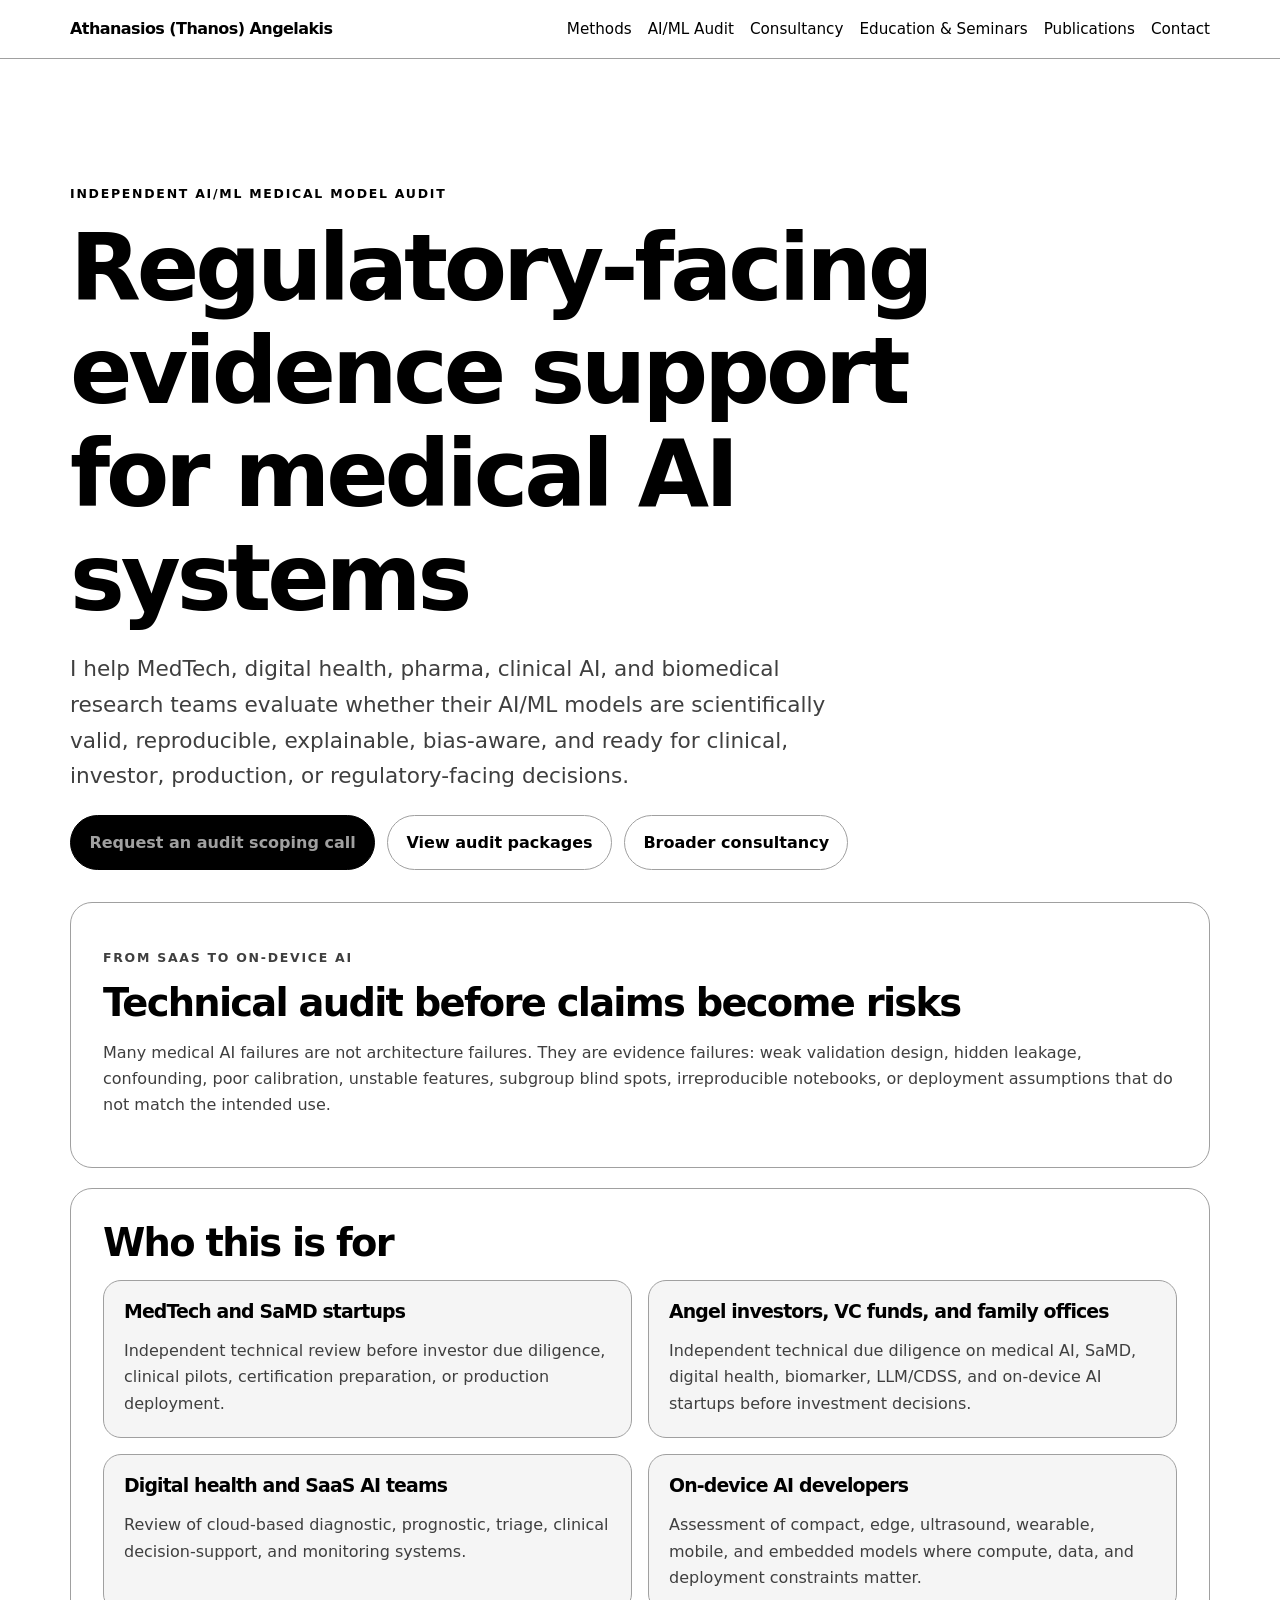
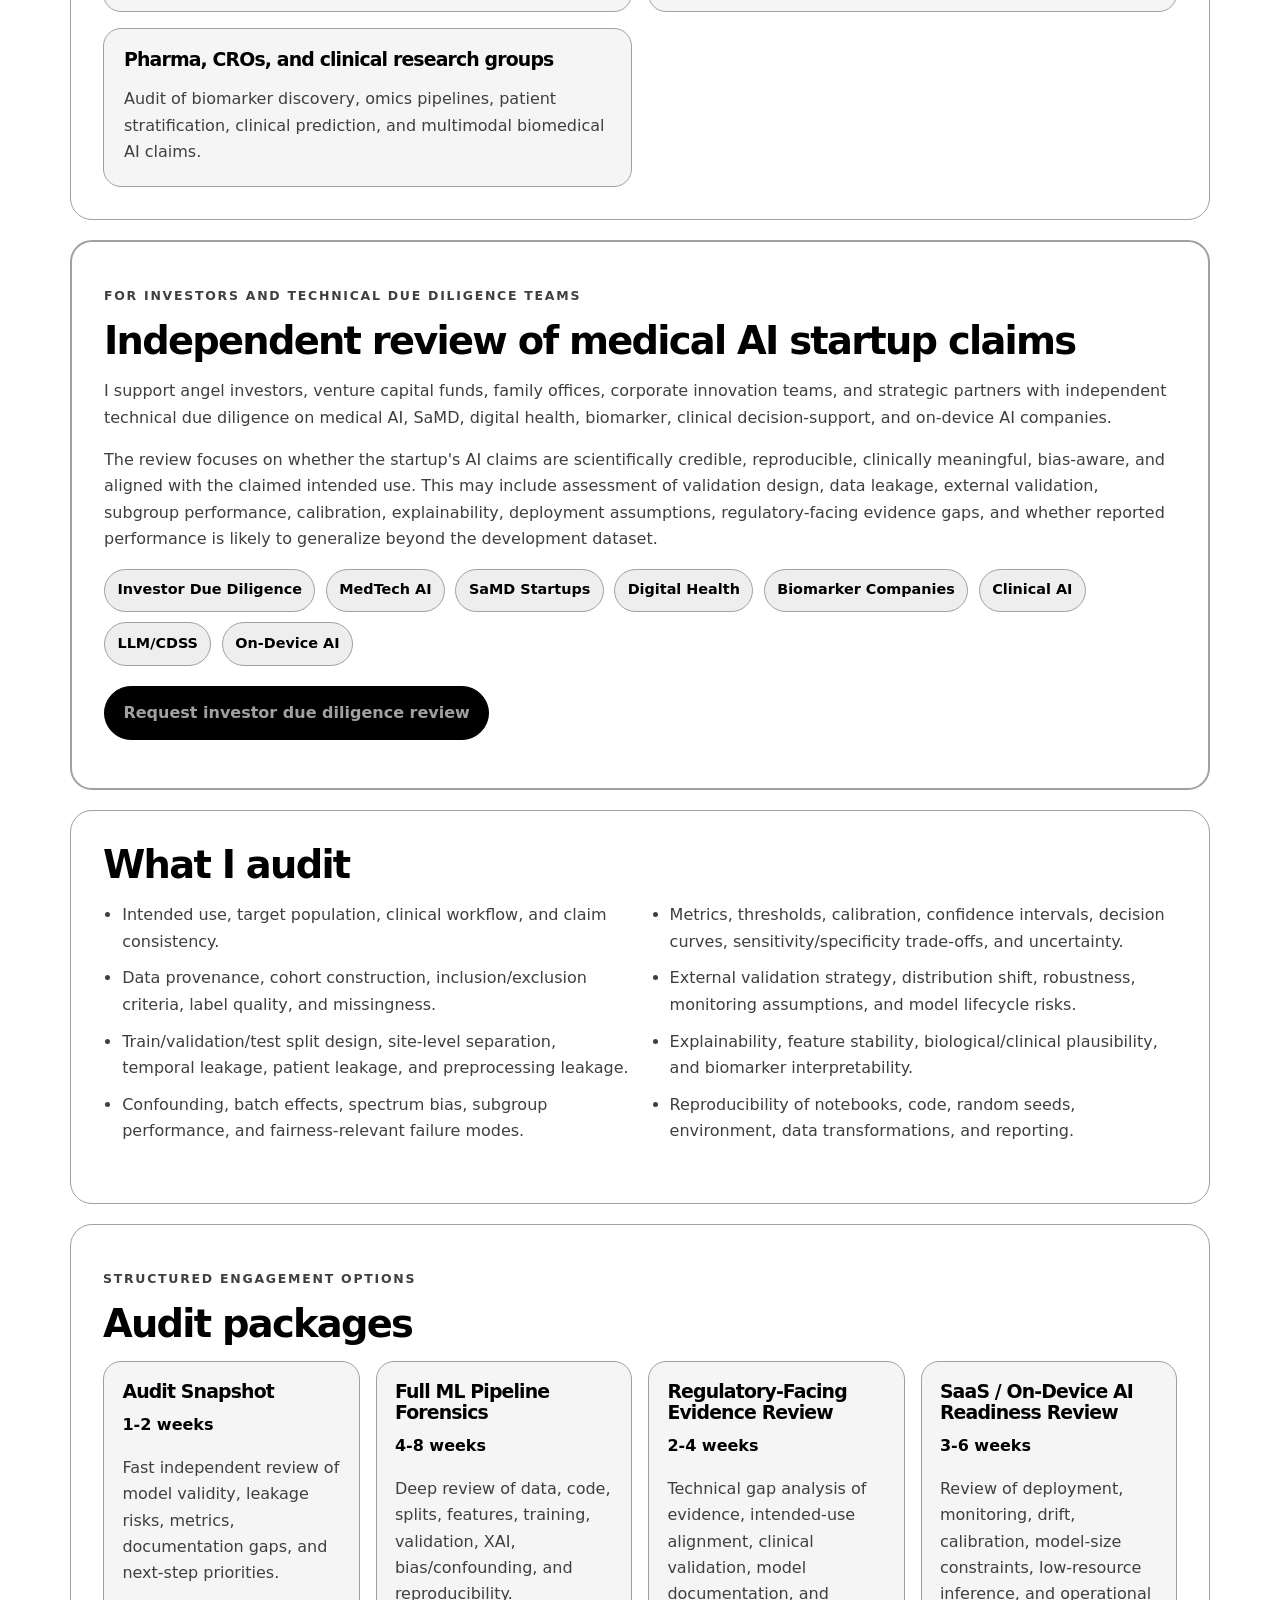
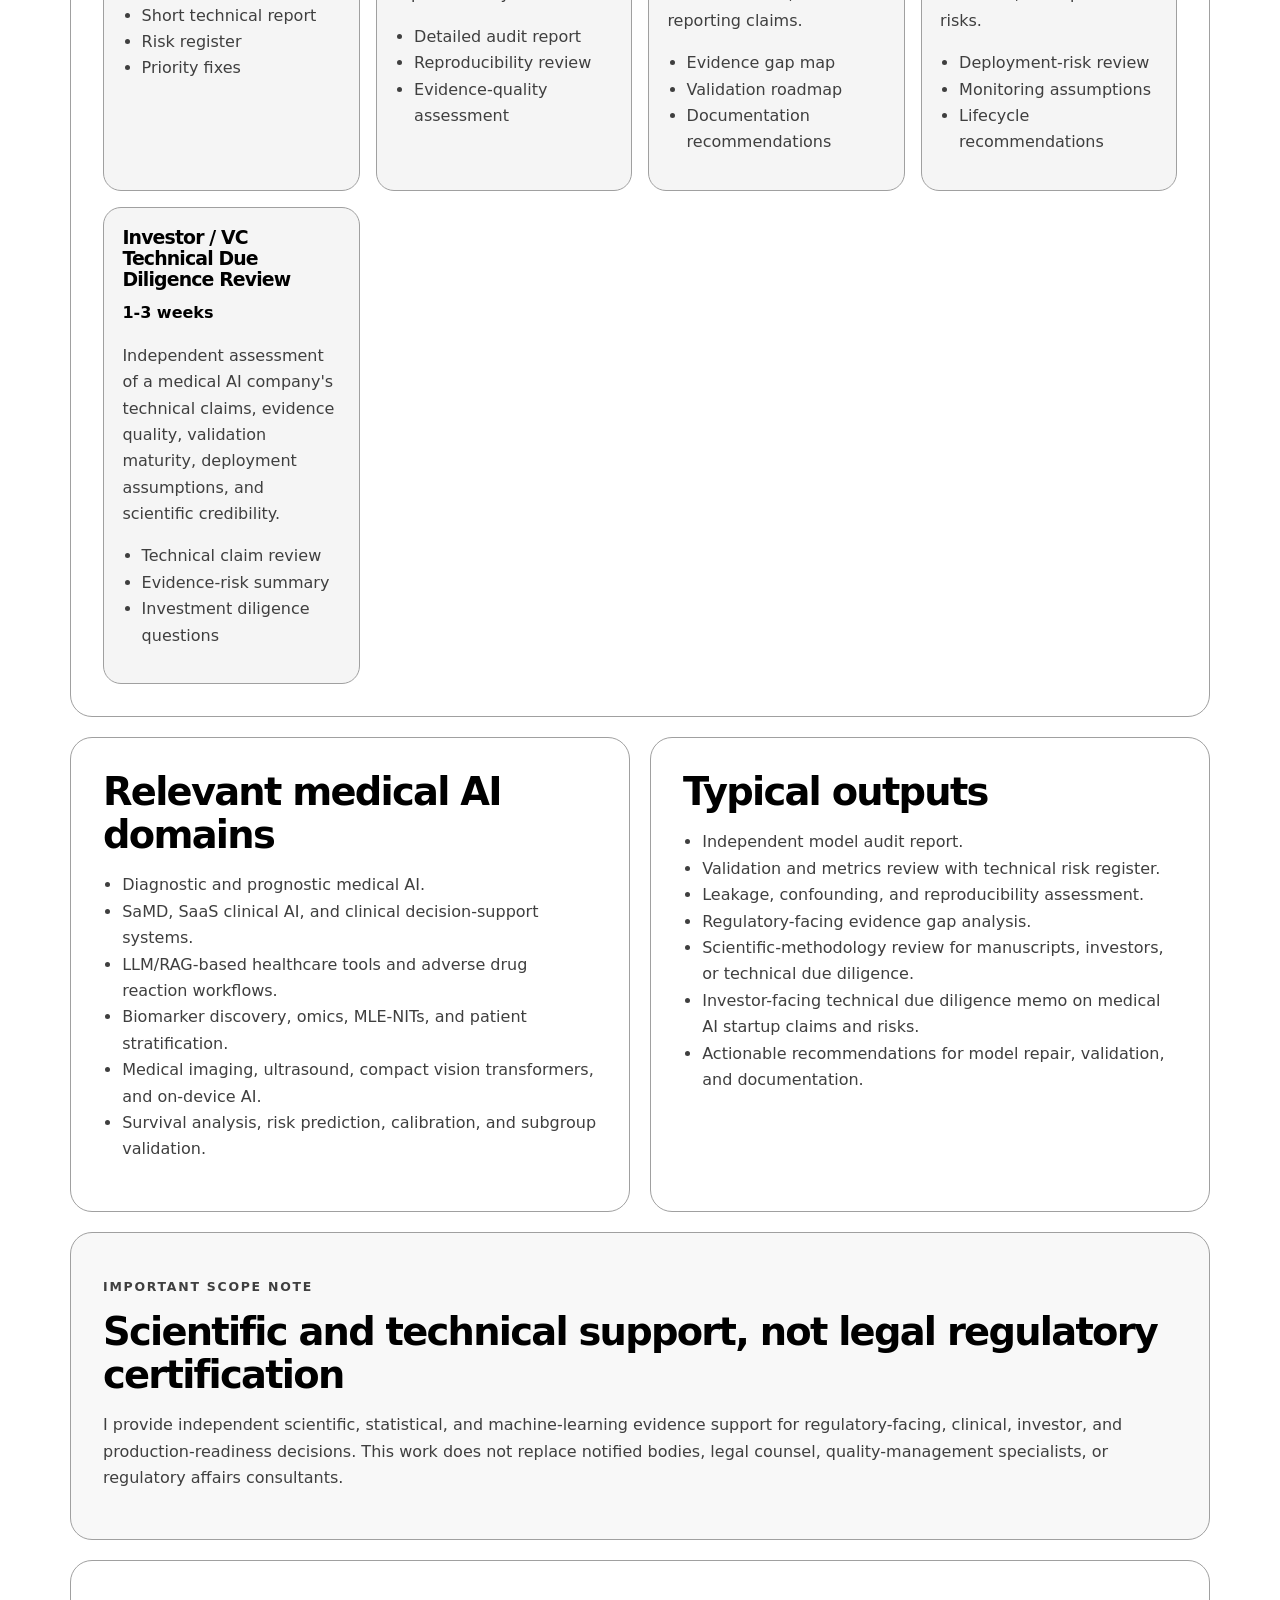
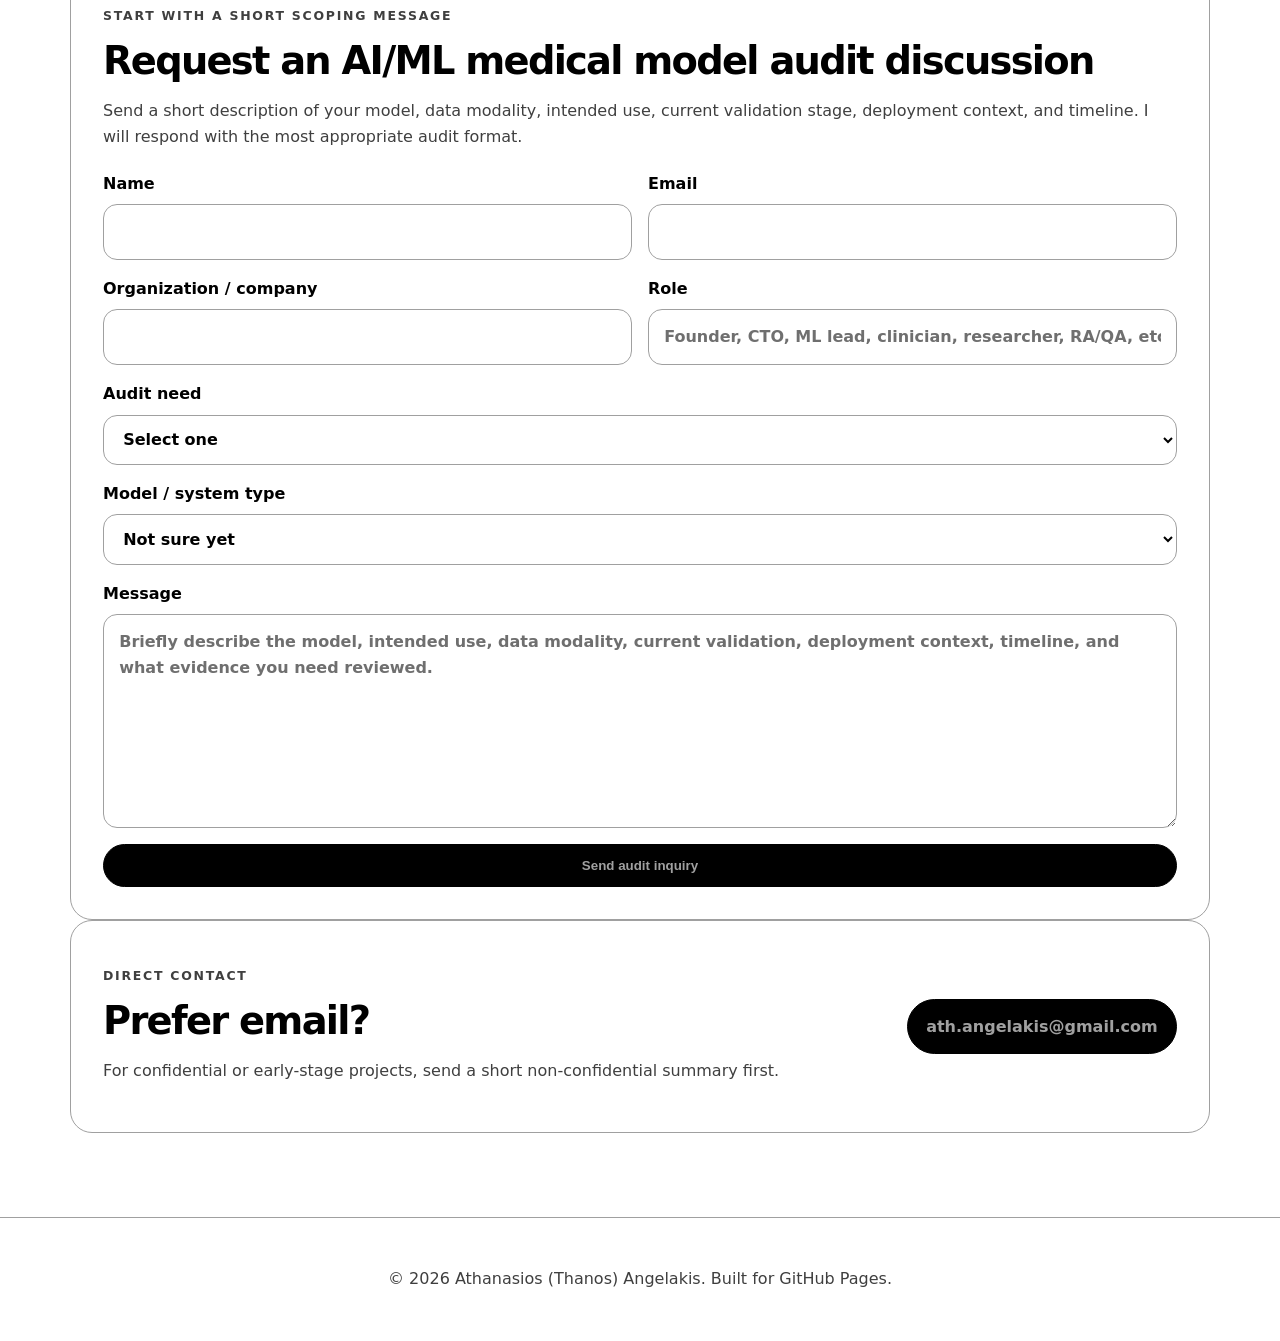
<file: medical-ai-model-audit.html>
<!DOCTYPE html>
<html lang="en">
<head>
<meta charset="utf-8"/>
<meta content="width=device-width, initial-scale=1" name="viewport"/>
<meta content="Athanasios (Thanos) Angelakis" name="author"/>
<meta content="#000000" name="theme-color"/>
<link href="assets/style.css" rel="stylesheet"/>
<title>AI/ML Medical Model Audit | Athanasios (Thanos) Angelakis</title>
<meta content="Independent AI/ML medical model audit and regulatory-facing evidence support for SaMD, SaaS clinical AI, diagnostic/prognostic models, biomarker pipelines, LLM-based healthcare tools, and on-device medical AI systems." name="description"/>
<meta content="AI/ML Medical Model Audit | Athanasios (Thanos) Angelakis" property="og:title"/>
<meta content="Independent audit, validation, ML pipeline forensics, and regulatory-facing evidence support for medical AI systems from SaaS to on-device solutions." property="og:description"/>
<meta content="website" property="og:type"/>
<script async="" src="https://plausible.io/js/pa-X5d4AI5vOX1eDQTtaySWo.js"></script>
<script>
 window.plausible=window.plausible||function(){(plausible.q=plausible.q||[]).push(arguments)},plausible.init=plausible.init||function(i){plausible.o=i||{}};
 plausible.init()
 </script>
</head>
<body>
<header class="site-header">
<nav class="nav">
<a class="brand" href="index.html">Athanasios (Thanos) Angelakis</a>
<div class="nav-links">
<a href="index.html#methods">Methods</a>
<a href="medical-ai-model-audit.html">AI/ML Audit</a>
<a href="consultancy.html">Consultancy</a>
<a href="seminars.html">Education &amp; Seminars</a>
<a href="index.html#publications">Publications</a>
<a href="index.html#contact">Contact</a>
</div>
</nav>
</header>
<main>
<section class="page-hero audit-hero">
<p class="eyebrow">Independent AI/ML medical model audit</p>
<h1>Regulatory-facing evidence support for medical AI systems</h1>
<p class="subtitle">I help MedTech, digital health, pharma, clinical AI, and biomedical research teams evaluate whether their AI/ML models are scientifically valid, reproducible, explainable, bias-aware, and ready for clinical, investor, production, or regulatory-facing decisions.</p>
<div class="hero-actions">
<a class="button primary" href="#audit-request">Request an audit scoping call</a>
<a class="button secondary" href="#packages">View audit packages</a>
<a class="button secondary" href="consultancy.html">Broader consultancy</a>
</div>
</section>

<section class="notice">
<div>
<p class="label">From SaaS to on-device AI</p>
<h2>Technical audit before claims become risks</h2>
<p>Many medical AI failures are not architecture failures. They are evidence failures: weak validation design, hidden leakage, confounding, poor calibration, unstable features, subgroup blind spots, irreproducible notebooks, or deployment assumptions that do not match the intended use.</p>
</div>
</section>

<section class="card">
<h2>Who this is for</h2>
<div class="method-grid">
<article><h3>MedTech and SaMD startups</h3><p>Independent technical review before investor due diligence, clinical pilots, certification preparation, or production deployment.</p></article>
<article><h3>Angel investors, VC funds, and family offices</h3><p>Independent technical due diligence on medical AI, SaMD, digital health, biomarker, LLM/CDSS, and on-device AI startups before investment decisions.</p></article>
<article><h3>Digital health and SaaS AI teams</h3><p>Review of cloud-based diagnostic, prognostic, triage, clinical decision-support, and monitoring systems.</p></article>
<article><h3>On-device AI developers</h3><p>Assessment of compact, edge, ultrasound, wearable, mobile, and embedded models where compute, data, and deployment constraints matter.</p></article>
<article><h3>Pharma, CROs, and clinical research groups</h3><p>Audit of biomarker discovery, omics pipelines, patient stratification, clinical prediction, and multimodal biomedical AI claims.</p></article>
</div>
</section>

<section class="card emphasis-card" id="investor-due-diligence">
<p class="label">For investors and technical due diligence teams</p>
<h2>Independent review of medical AI startup claims</h2>
<p>I support angel investors, venture capital funds, family offices, corporate innovation teams, and strategic partners with independent technical due diligence on medical AI, SaMD, digital health, biomarker, clinical decision-support, and on-device AI companies.</p>
<p>The review focuses on whether the startup's AI claims are scientifically credible, reproducible, clinically meaningful, bias-aware, and aligned with the claimed intended use. This may include assessment of validation design, data leakage, external validation, subgroup performance, calibration, explainability, deployment assumptions, regulatory-facing evidence gaps, and whether reported performance is likely to generalize beyond the development dataset.</p>
<div class="pill-row">
<span>Investor Due Diligence</span><span>MedTech AI</span><span>SaMD Startups</span><span>Digital Health</span><span>Biomarker Companies</span><span>Clinical AI</span><span>LLM/CDSS</span><span>On-Device AI</span>
</div>
<p class="inline-cta"><a class="button primary" href="#audit-request">Request investor due diligence review</a></p>
</section>

<section class="card">
<h2>What I audit</h2>
<div class="audit-checklist">
<ul>
<li>Intended use, target population, clinical workflow, and claim consistency.</li>
<li>Data provenance, cohort construction, inclusion/exclusion criteria, label quality, and missingness.</li>
<li>Train/validation/test split design, site-level separation, temporal leakage, patient leakage, and preprocessing leakage.</li>
<li>Confounding, batch effects, spectrum bias, subgroup performance, and fairness-relevant failure modes.</li>
<li>Metrics, thresholds, calibration, confidence intervals, decision curves, sensitivity/specificity trade-offs, and uncertainty.</li>
<li>External validation strategy, distribution shift, robustness, monitoring assumptions, and model lifecycle risks.</li>
<li>Explainability, feature stability, biological/clinical plausibility, and biomarker interpretability.</li>
<li>Reproducibility of notebooks, code, random seeds, environment, data transformations, and reporting.</li>
</ul>
</div>
</section>

<section class="card" id="packages">
<p class="label">Structured engagement options</p>
<h2>Audit packages</h2>
<div class="package-grid">
<article>
<h3>Audit Snapshot</h3>
<p class="package-meta">1-2 weeks</p>
<p>Fast independent review of model validity, leakage risks, metrics, documentation gaps, and next-step priorities.</p>
<ul><li>Short technical report</li><li>Risk register</li><li>Priority fixes</li></ul>
</article>
<article>
<h3>Full ML Pipeline Forensics</h3>
<p class="package-meta">4-8 weeks</p>
<p>Deep review of data, code, splits, features, training, validation, XAI, bias/confounding, and reproducibility.</p>
<ul><li>Detailed audit report</li><li>Reproducibility review</li><li>Evidence-quality assessment</li></ul>
</article>
<article>
<h3>Regulatory-Facing Evidence Review</h3>
<p class="package-meta">2-4 weeks</p>
<p>Technical gap analysis of evidence, intended-use alignment, clinical validation, model documentation, and reporting claims.</p>
<ul><li>Evidence gap map</li><li>Validation roadmap</li><li>Documentation recommendations</li></ul>
</article>
<article>
<h3>SaaS / On-Device AI Readiness Review</h3>
<p class="package-meta">3-6 weeks</p>
<p>Review of deployment, monitoring, drift, calibration, model-size constraints, low-resource inference, and operational risks.</p>
<ul><li>Deployment-risk review</li><li>Monitoring assumptions</li><li>Lifecycle recommendations</li></ul>
</article>
<article>
<h3>Investor / VC Technical Due Diligence Review</h3>
<p class="package-meta">1-3 weeks</p>
<p>Independent assessment of a medical AI company's technical claims, evidence quality, validation maturity, deployment assumptions, and scientific credibility.</p>
<ul><li>Technical claim review</li><li>Evidence-risk summary</li><li>Investment diligence questions</li></ul>
</article>
</div>
</section>

<section class="grid two">
<article class="card">
<h2>Relevant medical AI domains</h2>
<ul>
<li>Diagnostic and prognostic medical AI.</li>
<li>SaMD, SaaS clinical AI, and clinical decision-support systems.</li>
<li>LLM/RAG-based healthcare tools and adverse drug reaction workflows.</li>
<li>Biomarker discovery, omics, MLE-NITs, and patient stratification.</li>
<li>Medical imaging, ultrasound, compact vision transformers, and on-device AI.</li>
<li>Survival analysis, risk prediction, calibration, and subgroup validation.</li>
</ul>
</article>
<article class="card">
<h2>Typical outputs</h2>
<ul>
<li>Independent model audit report.</li>
<li>Validation and metrics review with technical risk register.</li>
<li>Leakage, confounding, and reproducibility assessment.</li>
<li>Regulatory-facing evidence gap analysis.</li>
<li>Scientific-methodology review for manuscripts, investors, or technical due diligence.</li>
<li>Investor-facing technical due diligence memo on medical AI startup claims and risks.</li>
<li>Actionable recommendations for model repair, validation, and documentation.</li>
</ul>
</article>
</section>

<section class="card disclaimer-card">
<p class="label">Important scope note</p>
<h2>Scientific and technical support, not legal regulatory certification</h2>
<p>I provide independent scientific, statistical, and machine-learning evidence support for regulatory-facing, clinical, investor, and production-readiness decisions. This work does not replace notified bodies, legal counsel, quality-management specialists, or regulatory affairs consultants.</p>
</section>

<section class="card" id="audit-request">
<p class="label">Start with a short scoping message</p>
<h2>Request an AI/ML medical model audit discussion</h2>
<p>Send a short description of your model, data modality, intended use, current validation stage, deployment context, and timeline. I will respond with the most appropriate audit format.</p>
<form action="https://formspree.io/f/mdajqyvg" class="contact-form" method="POST">
<div class="form-row">
<label>Name<input autocomplete="name" name="name" required="" type="text"/></label>
<label>Email<input autocomplete="email" name="email" required="" type="email"/></label>
</div>
<div class="form-row">
<label>Organization / company<input autocomplete="organization" name="organization" type="text"/></label>
<label>Role<input name="role" placeholder="Founder, CTO, ML lead, clinician, researcher, RA/QA, etc." type="text"/></label>
</div>
<label>Audit need
<select name="audit_need" required="">
<option value="">Select one</option>
<option value="Audit Snapshot">Audit Snapshot</option>
<option value="Full ML Pipeline Forensics">Full ML Pipeline Forensics</option>
<option value="Regulatory-Facing Evidence Review">Regulatory-Facing Evidence Review</option>
<option value="SaaS / On-Device AI Readiness Review">SaaS / On-Device AI Readiness Review</option>
<option value="Not sure yet">Not sure yet</option>
<option value="Investor / VC Technical Due Diligence Review">Investor / VC Technical Due Diligence Review</option>
</select>
</label>
<label>Model / system type
<select name="model_type">
<option value="Not sure yet">Not sure yet</option>
<option value="SaMD / SaaS clinical AI">SaMD / SaaS clinical AI</option>
<option value="On-device / embedded medical AI">On-device / embedded medical AI</option>
<option value="Diagnostic model">Diagnostic model</option>
<option value="Prognostic / risk model">Prognostic / risk model</option>
<option value="Biomarker / omics pipeline">Biomarker / omics pipeline</option>
<option value="Medical imaging model">Medical imaging model</option>
<option value="LLM / RAG healthcare system">LLM / RAG healthcare system</option>
<option value="Other">Other</option>
</select>
</label>
<label>Message<textarea name="message" placeholder="Briefly describe the model, intended use, data modality, current validation, deployment context, timeline, and what evidence you need reviewed." required="" rows="7"></textarea></label>
<input name="_subject" type="hidden" value="AI/ML medical model audit inquiry"/>
<button class="button primary" type="submit">Send audit inquiry</button>
</form>
</section>

<section class="notice">
<div>
<p class="label">Direct contact</p>
<h2>Prefer email?</h2>
<p>For confidential or early-stage projects, send a short non-confidential summary first.</p>
</div>
<a class="button primary" href="mailto:ath.angelakis@gmail.com?subject=AI/ML%20Medical%20Model%20Audit%20Inquiry">ath.angelakis@gmail.com</a>
</section>
</main>
<footer class="footer">
<p>© <span id="year"></span> Athanasios (Thanos) Angelakis. Built for GitHub Pages.</p>
</footer>
<script>document.getElementById("year").textContent = new Date().getFullYear();</script>
</body>
</html>
</file>
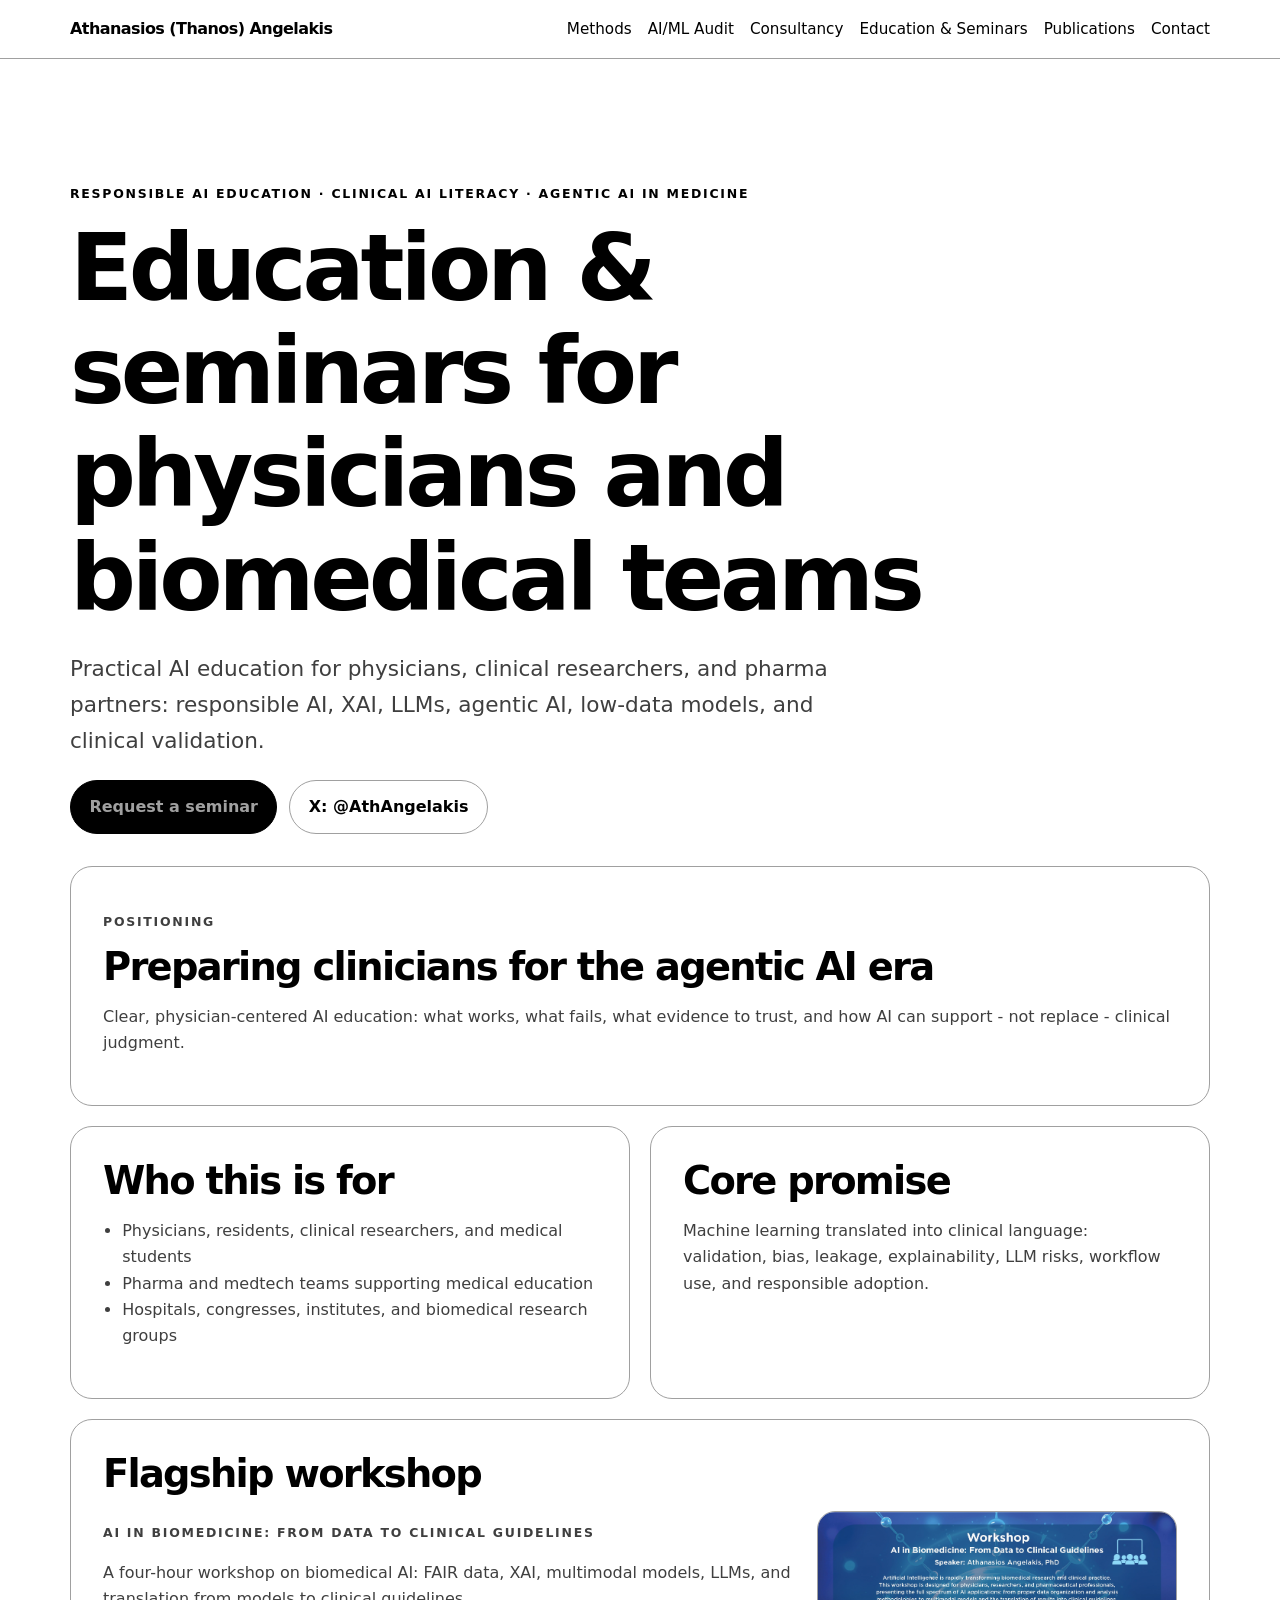
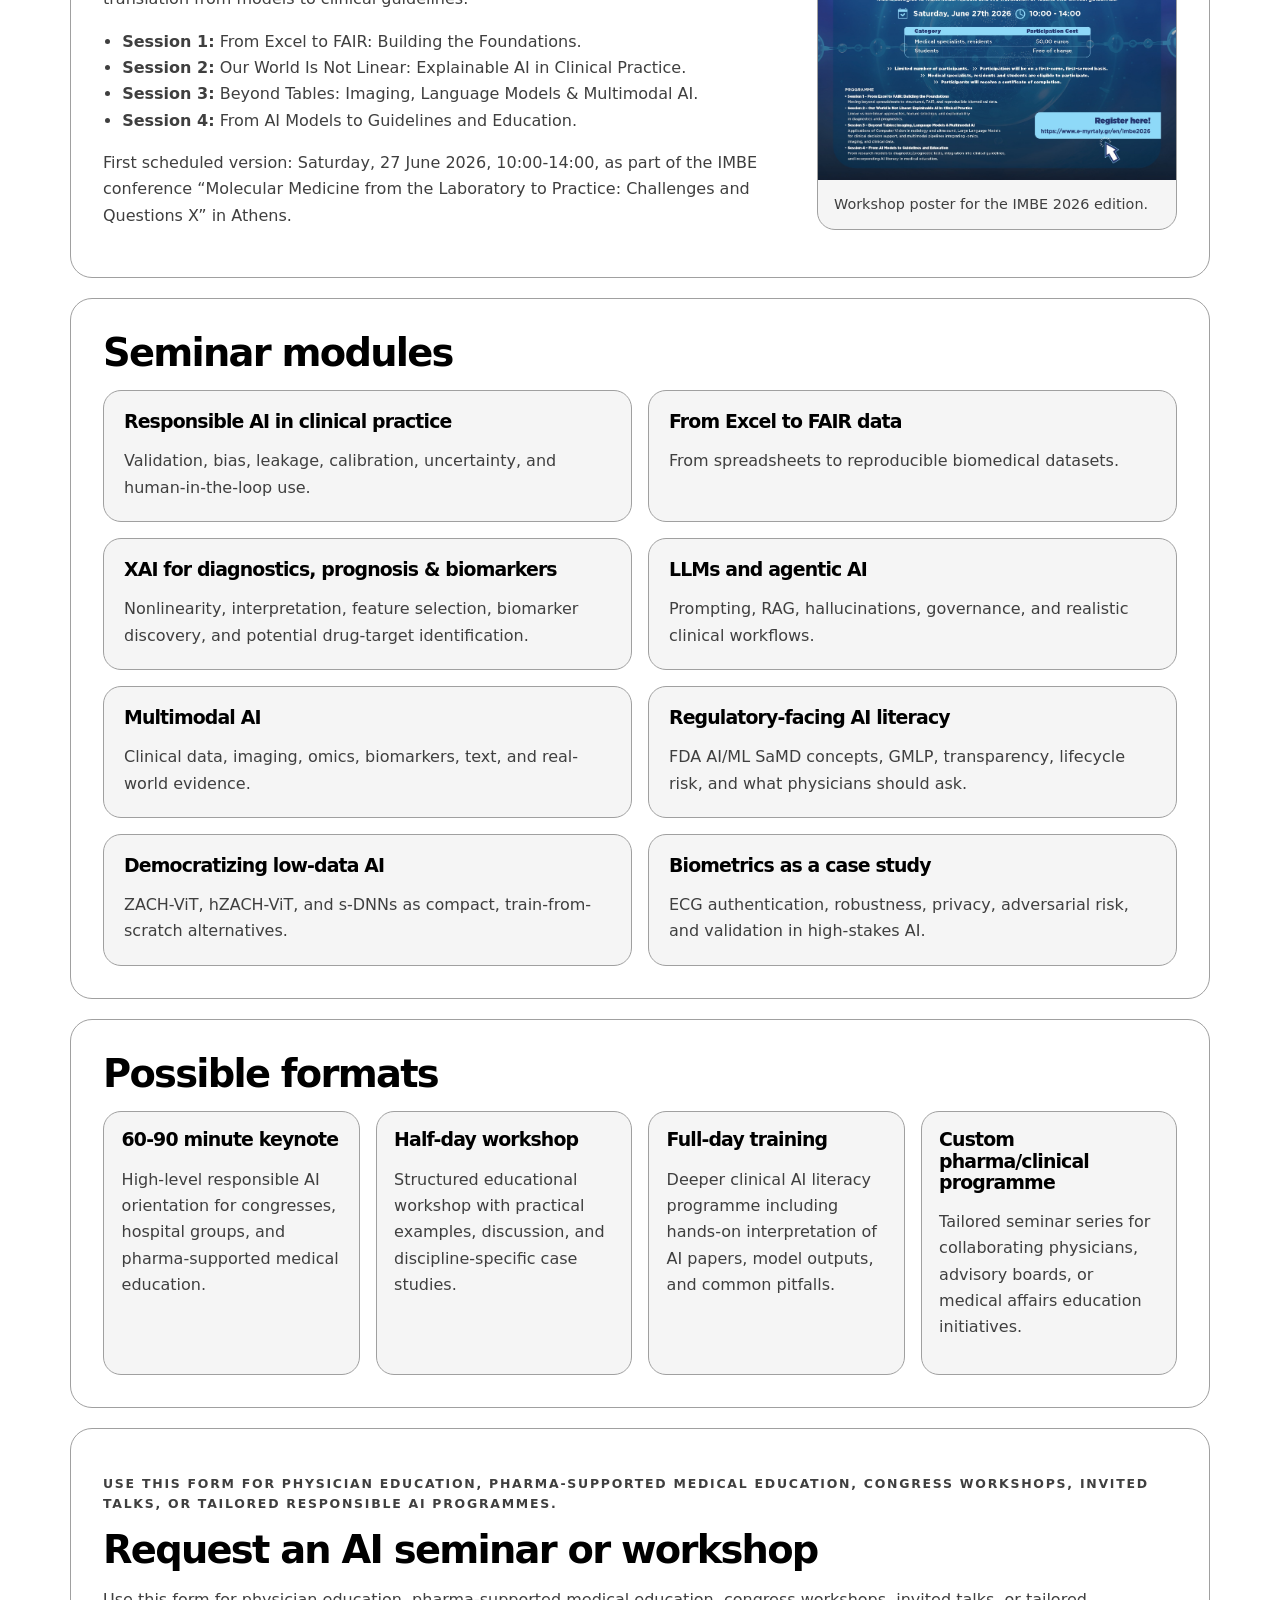
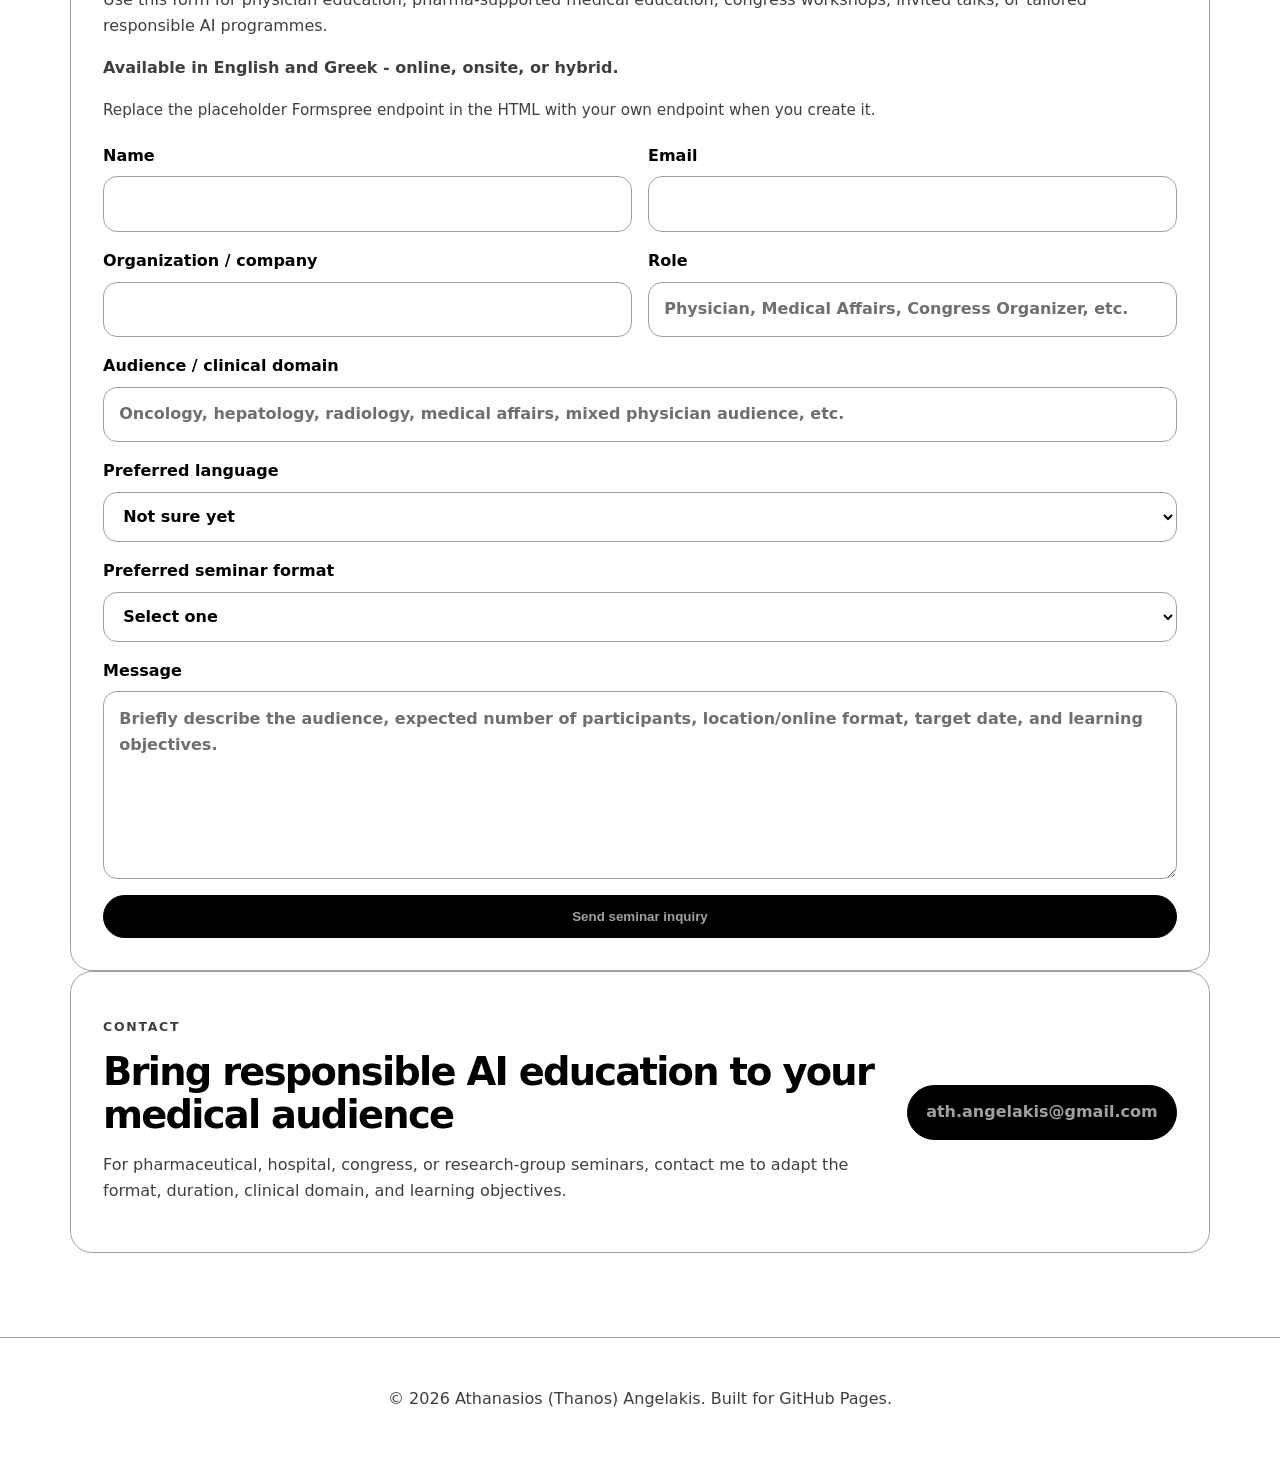
<file: seminars.html>
<!DOCTYPE html>

<html lang="en">
<head>
<meta charset="utf-8"/>
<meta content="width=device-width, initial-scale=1" name="viewport"/>
<meta content="Athanasios (Thanos) Angelakis" name="author"/>
<meta content="#000000" name="theme-color"/>
<link href="assets/style.css" rel="stylesheet"/>
<title>Education &amp; Seminars | Athanasios (Thanos) Angelakis</title>
<meta content="Responsible AI seminars and workshops for physicians, clinical researchers, pharmaceutical partners, and biomedical teams by Athanasios (Thanos) Angelakis." name="description"/>
<meta content="Education &amp; Seminars | Athanasios (Thanos) Angelakis" property="og:title"/>
<meta content="Responsible AI education for physicians and biomedical teams: FAIR data, explainable AI, multimodal AI, LLMs, and clinical guideline translation." property="og:description"/>
<meta content="website" property="og:type"/>

<script async="" src="https://plausible.io/js/pa-X5d4AI5vOX1eDQTtaySWo.js"></script>
<script>
 window.plausible=window.plausible||function(){(plausible.q=plausible.q||[]).push(arguments)},plausible.init=plausible.init||function(i){plausible.o=i||{}};
 plausible.init()
 </script>
</head>
<body>
<header class="site-header">
<nav class="nav">
<a class="brand" href="index.html">Athanasios (Thanos) Angelakis</a>
<div class="nav-links">
<a href="index.html#methods">Methods</a>
<a href="medical-ai-model-audit.html">AI/ML Audit</a>
<a href="consultancy.html">Consultancy</a>
<a href="seminars.html">Education &amp; Seminars</a>
<a href="index.html#publications">Publications</a>
<a href="index.html#contact">Contact</a>
</div>
</nav>
</header>
<main>
<section class="page-hero">
<p class="eyebrow">Responsible AI Education · Clinical AI Literacy · Agentic AI in Medicine</p>
<h1>Education &amp; seminars for physicians and biomedical teams</h1>
<p class="subtitle">Practical AI education for physicians, clinical researchers, and pharma partners: responsible AI, XAI, LLMs, agentic AI, low-data models, and clinical validation.</p>
<div class="hero-actions">
<a class="button primary" href="#seminar-request">Request a seminar</a>
<a class="button secondary" href="https://x.com/AthAngelakis" rel="noopener" target="_blank">X: @AthAngelakis</a>
</div>
</section>
<section class="notice">
<div>
<p class="label">Positioning</p>
<h2>Preparing clinicians for the agentic AI era</h2>
<p>Clear, physician-centered AI education: what works, what fails, what evidence to trust, and how AI can support - not replace - clinical judgment.</p>
</div>
</section>
<section class="grid two">
<article class="card">
<h2>Who this is for</h2>
<ul>
<li>Physicians, residents, clinical researchers, and medical students</li>
<li>Pharma and medtech teams supporting medical education</li>
<li>Hospitals, congresses, institutes, and biomedical research groups</li>
</ul>
</article>
<article class="card">
<h2>Core promise</h2>
<p>Machine learning translated into clinical language: validation, bias, leakage, explainability, LLM risks, workflow use, and responsible adoption.</p>
</article>
</section>
<section class="card">
<h2>Flagship workshop</h2>
<div class="feature-split">
<div>
<p class="label">AI in Biomedicine: From Data to Clinical Guidelines</p>
<p>A four-hour workshop on biomedical AI: FAIR data, XAI, multimodal models, LLMs, and translation from models to clinical guidelines.</p>
<ul>
<li><strong>Session 1:</strong> From Excel to FAIR: Building the Foundations.</li>
<li><strong>Session 2:</strong> Our World Is Not Linear: Explainable AI in Clinical Practice.</li>
<li><strong>Session 3:</strong> Beyond Tables: Imaging, Language Models &amp; Multimodal AI.</li>
<li><strong>Session 4:</strong> From AI Models to Guidelines and Education.</li>
</ul>
<p>
 First scheduled version: Saturday, 27 June 2026, 10:00-14:00, as part of the IMBE conference
 “Molecular Medicine from the Laboratory to Practice: Challenges and Questions X” in Athens.
 </p>
</div>
<figure class="image-card">
<img alt="Workshop poster for AI in Biomedicine: From Data to Clinical Guidelines" src="assets/workshop-imbe-ai-biomedicine-2026.jpg"/>
<figcaption>Workshop poster for the IMBE 2026 edition.</figcaption>
</figure>
</div>
</section>
<section class="card">
<h2>Seminar modules</h2>
<div class="method-grid">
<article><h3>Responsible AI in clinical practice</h3><p>Validation, bias, leakage, calibration, uncertainty, and human-in-the-loop use.</p></article>
<article><h3>From Excel to FAIR data</h3><p>From spreadsheets to reproducible biomedical datasets.</p></article>
<article><h3>XAI for diagnostics, prognosis &amp; biomarkers</h3><p>Nonlinearity, interpretation, feature selection, biomarker discovery, and potential drug-target identification.</p></article>
<article><h3>LLMs and agentic AI</h3><p>Prompting, RAG, hallucinations, governance, and realistic clinical workflows.</p></article>
<article><h3>Multimodal AI</h3><p>Clinical data, imaging, omics, biomarkers, text, and real-world evidence.</p></article>
<article><h3>Regulatory-facing AI literacy</h3><p>FDA AI/ML SaMD concepts, GMLP, transparency, lifecycle risk, and what physicians should ask.</p></article>
<article><h3>Democratizing low-data AI</h3><p>ZACH-ViT, hZACH-ViT, and s-DNNs as compact, train-from-scratch alternatives.</p></article>
<article><h3>Biometrics as a case study</h3><p>ECG authentication, robustness, privacy, adversarial risk, and validation in high-stakes AI.</p></article>
</div>
</section>
<section class="card">
<h2>Possible formats</h2>
<div class="format-grid">
<article>
<h3>60-90 minute keynote</h3>
<p>High-level responsible AI orientation for congresses, hospital groups, and pharma-supported medical education.</p>
</article>
<article>
<h3>Half-day workshop</h3>
<p>Structured educational workshop with practical examples, discussion, and discipline-specific case studies.</p>
</article>
<article>
<h3>Full-day training</h3>
<p>Deeper clinical AI literacy programme including hands-on interpretation of AI papers, model outputs, and common pitfalls.</p>
</article>
<article>
<h3>Custom pharma/clinical programme</h3>
<p>Tailored seminar series for collaborating physicians, advisory boards, or medical affairs education initiatives.</p>
</article>
</div>
</section>
<section class="card" id="seminar-request">
<p class="label">Use this form for physician education, pharma-supported medical education, congress workshops, invited talks, or tailored responsible AI programmes.</p>
<h2>Request an AI seminar or workshop</h2>
<p>
 Use this form for physician education, pharma-supported medical education, congress workshops,
 invited talks, or tailored responsible AI programmes.
 </p>
<p class="availability">Available in English and Greek - online, onsite, or hybrid.</p>
<p class="form-note">Replace the placeholder Formspree endpoint in the HTML with your own endpoint when you create it.</p>

<form action="https://formspree.io/f/mdajqyvg" class="contact-form" method="POST">
<div class="form-row">
<label>
 Name
 <input autocomplete="name" name="name" required="" type="text"/>
</label>
<label>
 Email
 <input autocomplete="email" name="email" required="" type="email"/>
</label>
</div>
<div class="form-row">
<label>
 Organization / company
 <input autocomplete="organization" name="organization" type="text"/>
</label>
<label>
 Role
 <input name="role" placeholder="Physician, Medical Affairs, Congress Organizer, etc." type="text"/>
</label>
</div>
<label>
 Audience / clinical domain
 <input name="audience_domain" placeholder="Oncology, hepatology, radiology, medical affairs, mixed physician audience, etc." type="text"/>
</label>
<label>
 Preferred language
 <select name="preferred_language">
<option value="Not sure yet">Not sure yet</option>
<option value="English">English</option>
<option value="Greek">Greek</option>
<option value="English and Greek">English and Greek</option>
</select>
</label>
<label>
 Preferred seminar format
 <select name="preferred_format" required="">
<option value="">Select one</option>
<option value="60-90 minute keynote">60-90 minute keynote</option>
<option value="Half-day workshop">Half-day workshop</option>
<option value="Full-day training">Full-day training</option>
<option value="Custom pharma/clinical programme">Custom pharma/clinical programme</option>
<option value="Not sure yet">Not sure yet</option>
</select>
</label>
<label>
 Message
 <textarea name="message" placeholder="Briefly describe the audience, expected number of participants, location/online format, target date, and learning objectives." required="" rows="6"></textarea>
</label>
<input name="_subject" type="hidden" value="New AI seminar inquiry from athanasiosangelakis.com"/>
<button class="button primary" type="submit">Send seminar inquiry</button>
</form>
</section>
<section class="notice">
<div>
<p class="label">Contact</p>
<h2>Bring responsible AI education to your medical audience</h2>
<p>
 For pharmaceutical, hospital, congress, or research-group seminars, contact me to adapt the format,
 duration, clinical domain, and learning objectives.
 </p>
</div>
<a class="button primary" href="mailto:ath.angelakis@gmail.com?subject=AI%20seminar%20or%20workshop%20inquiry">ath.angelakis@gmail.com</a>
</section>
</main>
<footer class="footer">
<p>© <span id="year"></span> Athanasios (Thanos) Angelakis. Built for GitHub Pages.</p>
</footer>
<script>
 document.getElementById("year").textContent = new Date().getFullYear();
 </script>
</body>
</html>
</file>
<file: assets/style.css>
:root {
  --bg: #ffffff;
  --text: #000000;
  --muted: #3f3f3f;
  --card: #ffffff;
  --line: #a0a0a0;
  --accent: #000000;
  --blue: #000000;
  --blue-soft: rgba(160, 160, 160, 0.18);
  --radius: 22px;
  --shadow: none;
}

* { box-sizing: border-box; }
html { scroll-behavior: smooth; }

body {
  margin: 0;
  font-family: Inter, ui-sans-serif, system-ui, -apple-system, BlinkMacSystemFont, "Segoe UI", sans-serif;
  color: var(--text);
  background: var(--bg);
  line-height: 1.65;
}

a { color: inherit; }

.site-header {
  position: sticky;
  top: 0;
  z-index: 10;
  backdrop-filter: blur(14px);
  background: #ffffff;
  border-bottom: 1px solid #a0a0a0;
}

.nav {
  max-width: 1180px;
  margin: 0 auto;
  padding: 1rem 1.25rem;
  display: flex;
  align-items: center;
  justify-content: space-between;
  gap: 1rem;
}

.brand {
  font-weight: 850;
  text-decoration: none;
  letter-spacing: -0.035em;
}

.nav-links {
  display: flex;
  gap: 1rem;
  color: #000000;
  font-size: 0.95rem;
  flex-wrap: wrap;
}

.nav-links a { text-decoration: none; }

main {
  max-width: 1180px;
  margin: 0 auto;
  padding: 2rem 1.25rem 4rem;
}

.hero {
  min-height: 72vh;
  display: grid;
  grid-template-columns: minmax(0, 1fr) 320px;
  gap: 2rem;
  align-items: center;
}

.page-hero {
  padding: 5rem 0 2rem;
  max-width: 900px;
}

.eyebrow, .label {
  text-transform: uppercase;
  letter-spacing: 0.14em;
  font-weight: 850;
  color: var(--blue);
  font-size: 0.78rem;
}

h1, h2, h3 {
  line-height: 1.12;
  letter-spacing: -0.045em;
  margin: 0 0 1rem;
}

h1 { font-size: clamp(3rem, 7.2vw, 6rem); }
h2 { font-size: clamp(1.75rem, 3vw, 2.45rem); }
h3 { font-size: 1.18rem; }

.subtitle {
  max-width: 790px;
  font-size: clamp(1.15rem, 2vw, 1.35rem);
  color: var(--muted);
  margin-bottom: 1.35rem;
}

.role-list {
  display: grid;
  gap: 0.75rem;
  margin: 1.5rem 0 2rem;
}

.role-list p {
  margin: 0;
  padding-left: 1rem;
  border-left: 4px solid var(--accent);
  color: var(--muted);
}

.role-list strong { color: var(--text); }

.hero-actions, .inline-links {
  display: flex;
  flex-wrap: wrap;
  gap: 0.75rem;
}

.button {
  display: inline-flex;
  align-items: center;
  justify-content: center;
  border-radius: 999px;
  padding: 0.82rem 1.15rem;
  font-weight: 780;
  text-decoration: none;
  border: 1px solid var(--line);
}

.primary {
  background: #000000;
  color: #a0a0a0;
  border-color: #000000;
}

.secondary { background: #ffffff; color: #000000; border-color: #a0a0a0; }

.qr-card, .card, .notice {
  background: var(--card);
  border: 1px solid #a0a0a0;
  border-radius: var(--radius);
  box-shadow: var(--shadow);
}

.qr-card {
  padding: 1.25rem;
  text-align: center;
}

.qr-card img {
  width: 100%;
  max-width: 240px;
  border-radius: 18px;
  background: #ffffff;
}

.qr-card p {
  margin: 0.75rem 0 0.2rem;
  font-weight: 850;
}

.qr-card code { color: var(--muted); }

.notice {
  padding: 2rem;
  display: flex;
  justify-content: space-between;
  align-items: center;
  gap: 1.5rem;
  margin-bottom: 1.25rem;
}

.inline-links a {
  color: var(--blue);
  font-weight: 800;
}

.grid {
  display: grid;
  gap: 1.25rem;
  margin-top: 1.25rem;
}

.two { grid-template-columns: repeat(2, minmax(0, 1fr)); }

.card {
  padding: 2rem;
  margin-top: 1.25rem;
}

.grid .card { margin-top: 0; }
.card p, .card li, .notice p { color: var(--muted); }
ul { padding-left: 1.2rem; }

.method-grid {
  display: grid;
  grid-template-columns: repeat(2, minmax(0, 1fr));
  gap: 1rem;
}

.method-grid article {
  border: 1px solid var(--line);
  background: rgba(160, 160, 160, 0.10);
  border-radius: 18px;
  padding: 1.25rem;
}

.method-grid p { margin-bottom: 0; }

.pill-row {
  display: flex;
  flex-wrap: wrap;
  gap: 0.65rem;
}

.pill-row span {
  background: var(--blue-soft);
  color: #000000;
  border: 1px solid #a0a0a0;
  padding: 0.55rem 0.78rem;
  border-radius: 999px;
  font-weight: 760;
  font-size: 0.9rem;
}

pre {
  background: #000000;
  color: #a0a0a0;
  padding: 1rem;
  border-radius: 16px;
  overflow-x: auto;
}

.publication {
  padding: 1.15rem 0;
  border-top: 1px solid var(--line);
}

.publication:first-of-type {
  border-top: 0;
  padding-top: 0;
}

.publication p { margin: 0 0 0.35rem; }

.publication a, .card a {
  font-weight: 780;
  color: var(--blue);
}

.timeline {
  display: grid;
  gap: 1rem;
}

.timeline div {
  display: grid;
  grid-template-columns: 145px minmax(0, 1fr);
  gap: 1rem;
  border-top: 1px solid var(--line);
  padding-top: 1rem;
}

.timeline div:first-child { border-top: 0; padding-top: 0; }

.timeline span {
  color: var(--blue);
  font-weight: 850;
}

.timeline p { margin: 0; }
.detailed p { color: var(--muted); }
.detailed strong { color: var(--text); }

.inner-grid {
  margin-top: 0;
}

.education {
  border-top: 1px solid var(--line);
  margin-top: 1.25rem;
  padding-top: 1.25rem;
}

.talks li { margin-bottom: 0.55rem; }

.footer {
  text-align: center;
  color: var(--muted);
  padding: 2rem 1rem;
  border-top: 1px solid var(--line);
}

@media (max-width: 900px) {
  .nav {
    align-items: flex-start;
    flex-direction: column;
  }

  .hero, .two, .notice, .method-grid {
    grid-template-columns: 1fr;
    display: grid;
  }

  .hero {
    min-height: auto;
    padding: 3rem 0 1rem;
  }

  .notice { align-items: start; }

  .timeline div {
    grid-template-columns: 1fr;
    gap: 0.25rem;
  }
}


.feature-split {
  display: grid;
  grid-template-columns: minmax(0, 1fr) 360px;
  gap: 1.5rem;
  align-items: start;
}

.image-card {
  margin: 0;
  border: 1px solid var(--line);
  border-radius: 18px;
  overflow: hidden;
  background: rgba(160, 160, 160, 0.10);
}

.image-card img {
  display: block;
  width: 100%;
  height: auto;
}

.image-card figcaption {
  color: var(--muted);
  font-size: 0.9rem;
  padding: 0.8rem 1rem;
}

.format-grid {
  display: grid;
  grid-template-columns: repeat(4, minmax(0, 1fr));
  gap: 1rem;
}

.format-grid article {
  border: 1px solid var(--line);
  background: rgba(160, 160, 160, 0.10);
  border-radius: 18px;
  padding: 1.1rem;
}

.inline-cta {
  margin-top: 1.25rem;
}

@media (max-width: 900px) {
  .feature-split, .format-grid {
    grid-template-columns: 1fr;
  }
}


.contact-form {
  display: grid;
  gap: 1rem;
  margin-top: 1.25rem;
}

.form-row {
  display: grid;
  grid-template-columns: repeat(2, minmax(0, 1fr));
  gap: 1rem;
}

.contact-form label {
  display: grid;
  gap: 0.45rem;
  color: var(--text);
  font-weight: 700;
}

.contact-form input,
.contact-form select,
.contact-form textarea {
  width: 100%;
  border: 1px solid var(--line);
  border-radius: 14px;
  padding: 0.85rem 0.95rem;
  font: inherit;
  color: var(--text);
  background: #ffffff;
  box-sizing: border-box;
}

.contact-form textarea {
  resize: vertical;
  min-height: 150px;
}

.contact-form input:focus,
.contact-form select:focus,
.contact-form textarea:focus {
  outline: 3px solid rgba(0, 0, 0, 0.20);
  border-color: var(--accent);
}

.form-note {
  margin: 0;
  color: #000000;
  font-size: 0.95rem;
}

@media (max-width: 700px) {
  .form-row {
    grid-template-columns: 1fr;
  }
}


/* Minimal black, grey, and white palette */
body { background: #ffffff; color: #000000; }
.site-header { background: #ffffff; }
.card, .notice, .qr-card { background: #ffffff; border-color: #a0a0a0; }
.button.primary, button.primary { background: #000000; color: #a0a0a0; border-color: #000000; }
.button.secondary { background: #ffffff; color: #000000; border-color: #a0a0a0; }
.button:hover { text-decoration: underline; }
.contact-form button, .contact-form .button { background: #000000; color: #a0a0a0; border-color: #000000; }
.contact-form input, .contact-form select, .contact-form textarea { background: #ffffff; color: #000000; border-color: #a0a0a0; }
::placeholder { color: #3f3f3f; opacity: 0.75; }

.availability {
  font-weight: 700;
  color: var(--ink);
  margin: 0.8rem 0 1rem;
}


/* Commercial medical AI audit additions */
.emphasis-card {
  border-width: 2px;
}

.audit-hero h1 {
  max-width: 980px;
}

.audit-checklist ul {
  columns: 2;
  column-gap: 2.5rem;
}

.audit-checklist li {
  break-inside: avoid;
  margin-bottom: 0.65rem;
}

.package-grid {
  display: grid;
  grid-template-columns: repeat(4, minmax(0, 1fr));
  gap: 1rem;
}

.package-grid article {
  border: 1px solid var(--line);
  background: rgba(160, 160, 160, 0.10);
  border-radius: 18px;
  padding: 1.15rem;
}

.package-meta {
  margin: -0.35rem 0 0.75rem;
  font-weight: 850;
  color: var(--text) !important;
}

.disclaimer-card {
  background: rgba(160, 160, 160, 0.08);
}

@media (max-width: 1050px) {
  .package-grid {
    grid-template-columns: repeat(2, minmax(0, 1fr));
  }
}

@media (max-width: 700px) {
  .package-grid, .audit-checklist ul {
    grid-template-columns: 1fr;
    columns: 1;
  }
}
</file>
